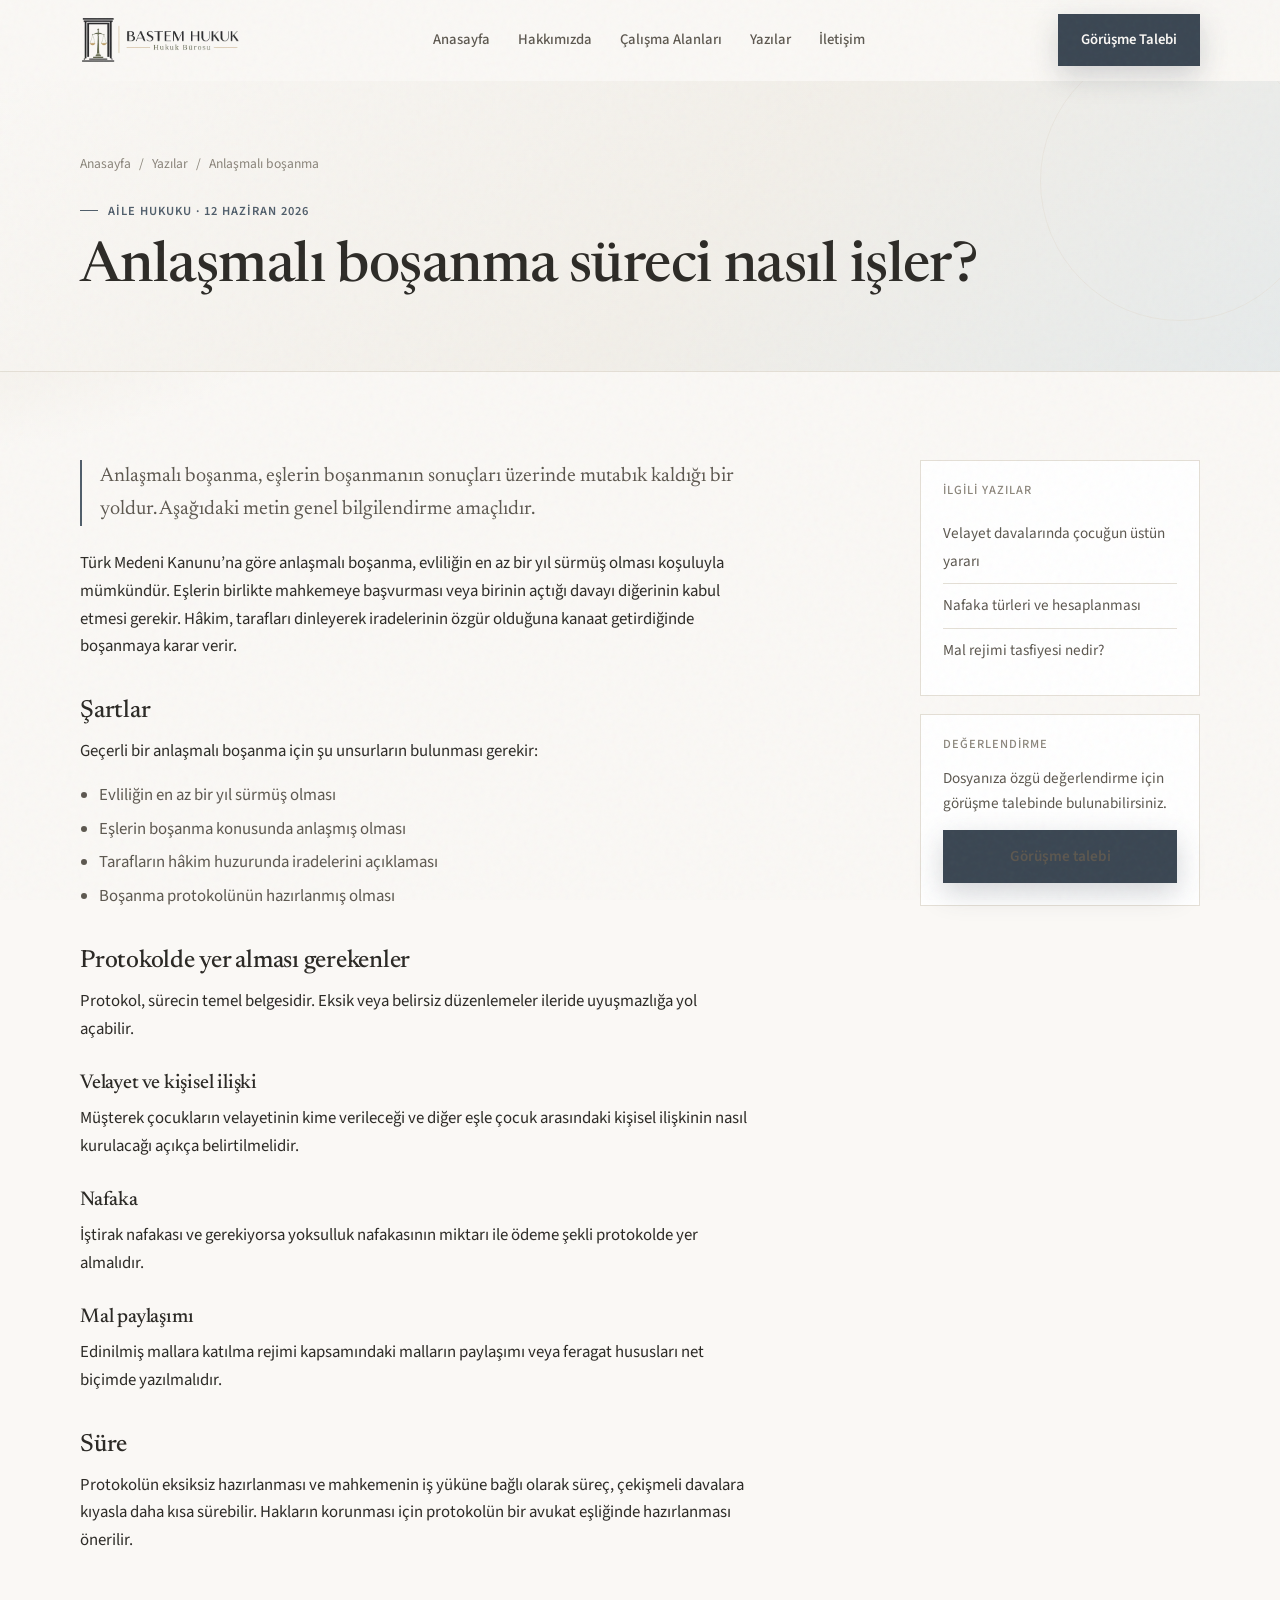
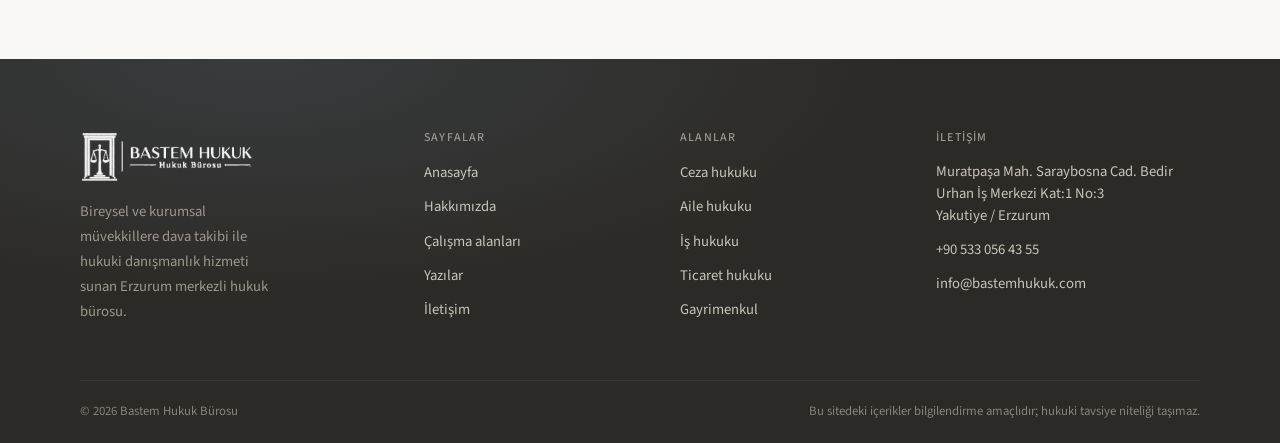
<file: blog-detay.html>
<!DOCTYPE html>
<html lang="tr">
<head>
  <meta charset="UTF-8" />
  <meta name="viewport" content="width=device-width, initial-scale=1.0" />
  <title>Anlaşmalı Boşanma Süreci | Bastem Hukuk Bürosu</title>
  <meta name="description" content="Anlaşmalı boşanmanın şartları, belgeler ve protokol hazırlığı hakkında bilgilendirme." />
  <link rel="icon" type="image/png" href="assets/favicon-64.png" />
  <link rel="apple-touch-icon" href="assets/apple-touch-icon.png" />
  <link rel="preconnect" href="https://fonts.googleapis.com" />
  <link rel="preconnect" href="https://fonts.gstatic.com" crossorigin />
  <link href="https://fonts.googleapis.com/css2?family=Newsreader:ital,opsz,wght@0,6..72,400;0,6..72,500;0,6..72,600;1,6..72,400;1,6..72,500&family=Source+Sans+3:wght@400;500;600;700&display=swap" rel="stylesheet" />
  <link rel="stylesheet" href="css/style.css" />
</head>
<body>
  <header class="site-header">
    <div class="container">
      <nav class="nav">
        <a class="brand" href="index.html" aria-label="Bastem Hukuk">
          <img class="brand-logo" src="assets/logo.png?v=4" alt="Bastem Hukuk Hukuk Bürosu" width="200" height="60" />
        </a>
        <div class="nav-links">
          <a href="index.html">Anasayfa</a>
          <a href="hakkimizda.html">Hakkımızda</a>
          <a href="calisma-alanlari.html">Çalışma Alanları</a>
          <a href="blog.html">Yazılar</a>
          <a href="iletisim.html">İletişim</a>
        </div>
        <a href="randevu.html" class="btn btn--primary nav-cta">Görüşme Talebi</a>
        <button class="nav-toggle" aria-label="Menü" aria-expanded="false"><span></span></button>
      </nav>
    </div>
  </header>

  <main>
    <section class="page-intro">
      <div class="container">
        <div class="crumbs"><a href="index.html">Anasayfa</a><span>/</span><a href="blog.html">Yazılar</a><span>/</span><span>Anlaşmalı boşanma</span></div>
        <p class="kicker">Aile hukuku · 12 Haziran 2026</p>
        <h1>Anlaşmalı boşanma süreci nasıl işler?</h1>
      </div>
    </section>

    <section class="section">
      <div class="container">
        <div class="article-layout">
          <article class="article-body reveal">
            <p class="lead">Anlaşmalı boşanma, eşlerin boşanmanın sonuçları üzerinde mutabık kaldığı bir yoldur. Aşağıdaki metin genel bilgilendirme amaçlıdır.</p>
            <p>Türk Medeni Kanunu’na göre anlaşmalı boşanma, evliliğin en az bir yıl sürmüş olması koşuluyla mümkündür. Eşlerin birlikte mahkemeye başvurması veya birinin açtığı davayı diğerinin kabul etmesi gerekir. Hâkim, tarafları dinleyerek iradelerinin özgür olduğuna kanaat getirdiğinde boşanmaya karar verir.</p>
            <h2>Şartlar</h2>
            <p>Geçerli bir anlaşmalı boşanma için şu unsurların bulunması gerekir:</p>
            <ul>
              <li>Evliliğin en az bir yıl sürmüş olması</li>
              <li>Eşlerin boşanma konusunda anlaşmış olması</li>
              <li>Tarafların hâkim huzurunda iradelerini açıklaması</li>
              <li>Boşanma protokolünün hazırlanmış olması</li>
            </ul>
            <h2>Protokolde yer alması gerekenler</h2>
            <p>Protokol, sürecin temel belgesidir. Eksik veya belirsiz düzenlemeler ileride uyuşmazlığa yol açabilir.</p>
            <h3>Velayet ve kişisel ilişki</h3>
            <p>Müşterek çocukların velayetinin kime verileceği ve diğer eşle çocuk arasındaki kişisel ilişkinin nasıl kurulacağı açıkça belirtilmelidir.</p>
            <h3>Nafaka</h3>
            <p>İştirak nafakası ve gerekiyorsa yoksulluk nafakasının miktarı ile ödeme şekli protokolde yer almalıdır.</p>
            <h3>Mal paylaşımı</h3>
            <p>Edinilmiş mallara katılma rejimi kapsamındaki malların paylaşımı veya feragat hususları net biçimde yazılmalıdır.</p>
            <h2>Süre</h2>
            <p>Protokolün eksiksiz hazırlanması ve mahkemenin iş yüküne bağlı olarak süreç, çekişmeli davalara kıyasla daha kısa sürebilir. Hakların korunması için protokolün bir avukat eşliğinde hazırlanması önerilir.</p>
          </article>

          <aside>
            <div class="side-sticky">
              <div class="side-box">
                <h4>İlgili yazılar</h4>
                <ul>
                  <li><a href="blog-detay.html">Velayet davalarında çocuğun üstün yararı</a></li>
                  <li><a href="blog-detay.html">Nafaka türleri ve hesaplanması</a></li>
                  <li><a href="blog-detay.html">Mal rejimi tasfiyesi nedir?</a></li>
                </ul>
              </div>
              <div class="side-box">
                <h4>Değerlendirme</h4>
                <p style="color:var(--ink-2);font-size:0.95rem;margin-bottom:14px">Dosyanıza özgü değerlendirme için görüşme talebinde bulunabilirsiniz.</p>
                <a href="randevu.html" class="btn btn--primary btn--block">Görüşme talebi</a>
              </div>
            </div>
          </aside>
        </div>
      </div>
    </section>
  </main>

  <footer class="site-footer">
    <div class="container">
      <div class="footer-grid">
        <div>
          <a class="brand" href="index.html" aria-label="Bastem Hukuk">
            <img class="brand-logo" src="assets/logo.png?v=4" alt="Bastem Hukuk Hukuk Bürosu" width="200" height="60" />
          </a>
          <p class="footer-about">Bireysel ve kurumsal müvekkillere dava takibi ile hukuki danışmanlık hizmeti sunan Erzurum merkezli hukuk bürosu.</p>
        </div>
        <div>
          <h4>Sayfalar</h4>
          <ul class="footer-links">
            <li><a href="index.html">Anasayfa</a></li>
            <li><a href="hakkimizda.html">Hakkımızda</a></li>
            <li><a href="calisma-alanlari.html">Çalışma alanları</a></li>
            <li><a href="blog.html">Yazılar</a></li>
            <li><a href="iletisim.html">İletişim</a></li>
          </ul>
        </div>
        <div>
          <h4>Alanlar</h4>
          <ul class="footer-links">
            <li><a href="calisma-alanlari.html#ceza">Ceza hukuku</a></li>
            <li><a href="calisma-alanlari.html#aile">Aile hukuku</a></li>
            <li><a href="calisma-alanlari.html#is">İş hukuku</a></li>
            <li><a href="calisma-alanlari.html#ticaret">Ticaret hukuku</a></li>
            <li><a href="calisma-alanlari.html#gayrimenkul">Gayrimenkul</a></li>
          </ul>
        </div>
        <div>
          <h4>İletişim</h4>
          <ul class="footer-contact">
            <li>Muratpaşa Mah. Saraybosna Cad. Bedir Urhan İş Merkezi Kat:1 No:3<br />Yakutiye / Erzurum</li>
            <li><a href="tel:+905330564355">+90 533 056 43 55</a></li>
            <li><a href="mailto:info@bastemhukuk.com">info@bastemhukuk.com</a></li>
          </ul>
        </div>
      </div>
      <div class="footer-bottom">
        <span>&copy; <span data-year>2026</span> Bastem Hukuk Bürosu</span>
        <span>Bu sitedeki içerikler bilgilendirme amaçlıdır; hukuki tavsiye niteliği taşımaz.</span>
      </div>
    </div>
  </footer>

  <button class="to-top" aria-label="Yukarı çık">
    <svg viewBox="0 0 24 24" fill="none" stroke="currentColor" stroke-width="2"><path d="m18 15-6-6-6 6"/></svg>
  </button>
  <script src="js/main.js"></script>
</body>
</html>
</file>
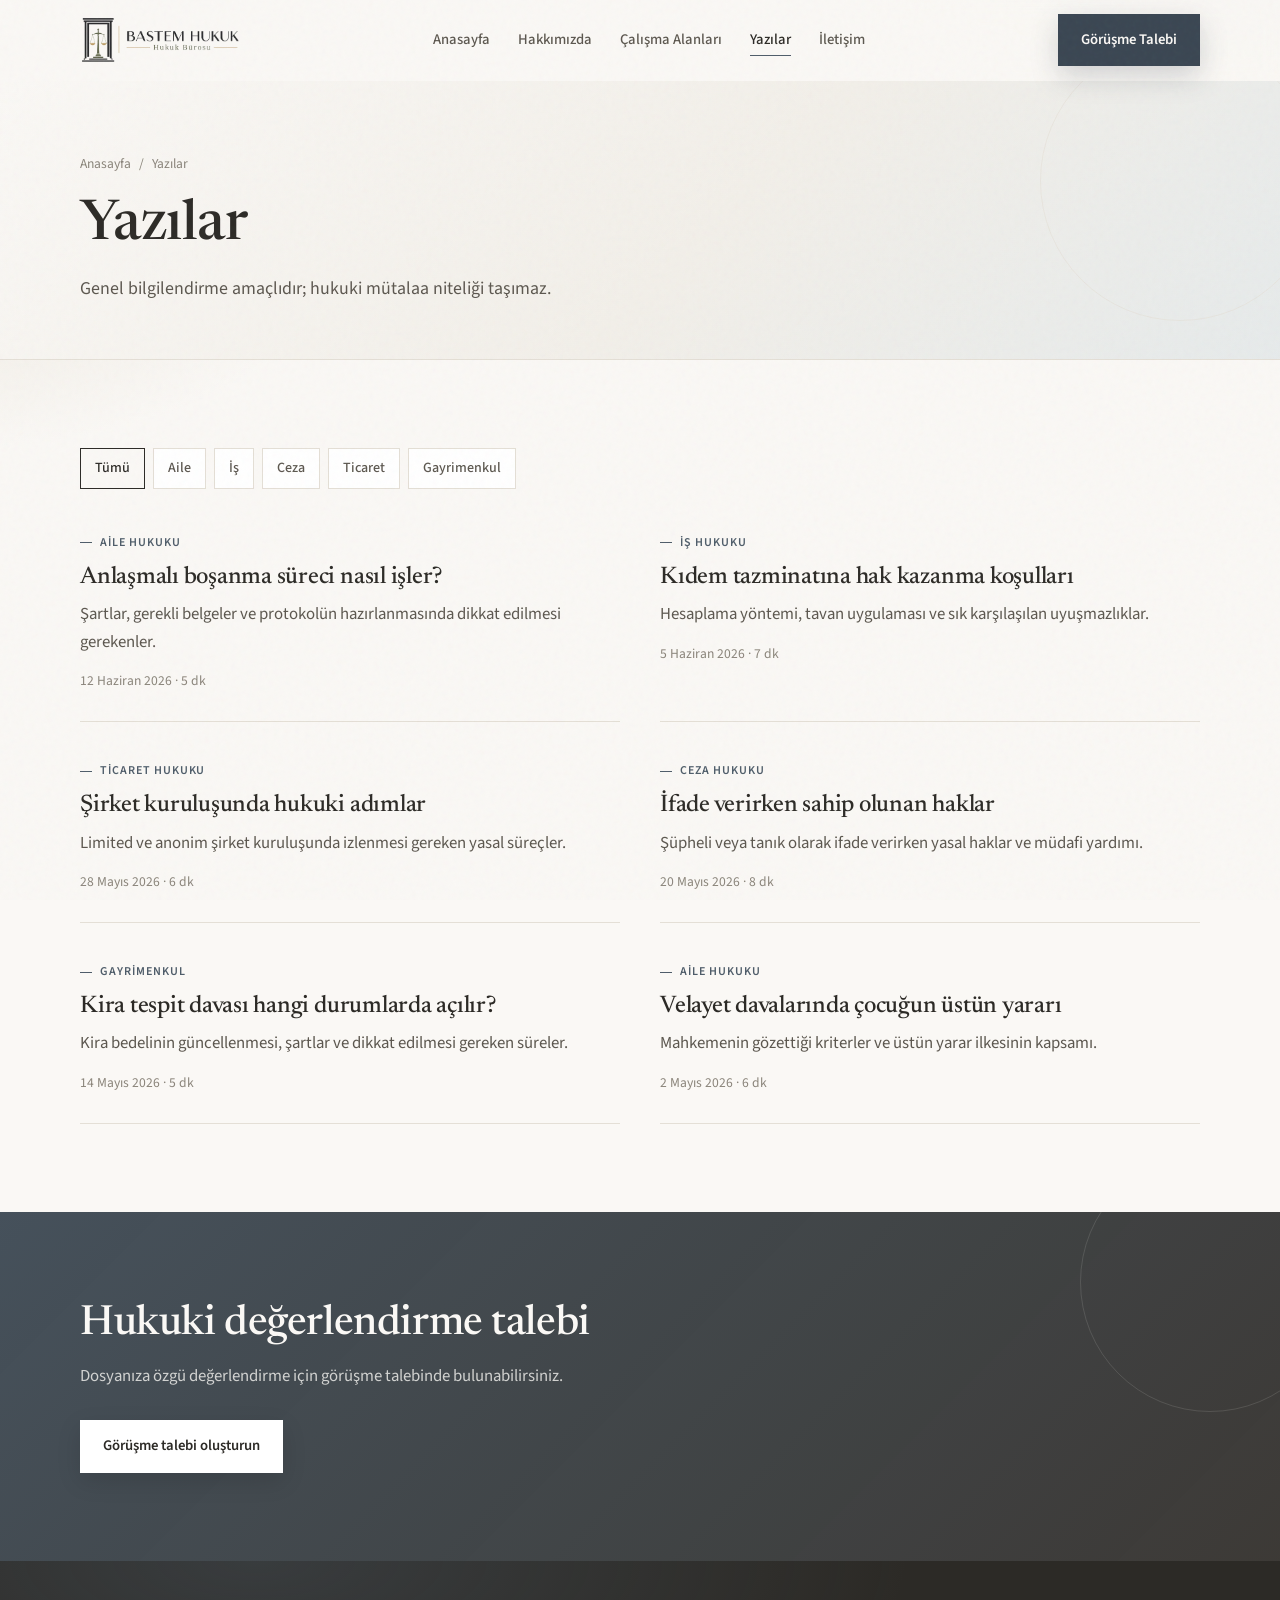
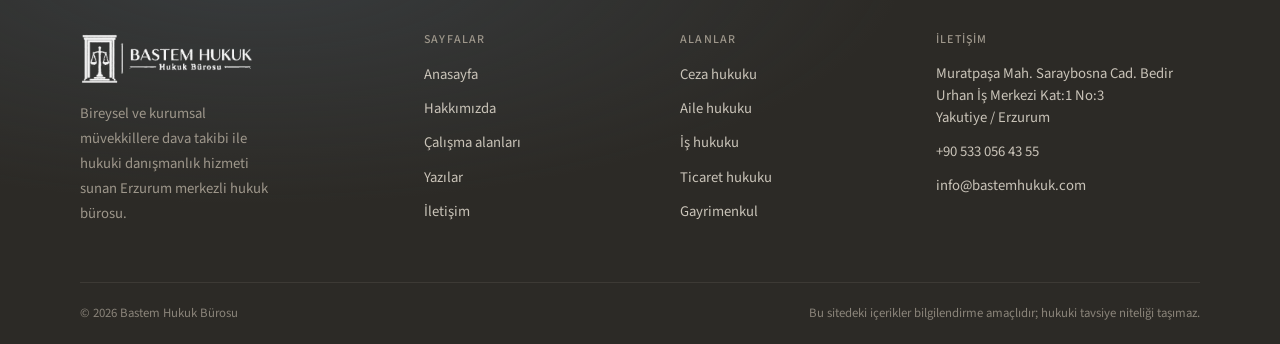
<file: blog.html>
<!DOCTYPE html>
<html lang="tr">
<head>
  <meta charset="UTF-8" />
  <meta name="viewport" content="width=device-width, initial-scale=1.0" />
  <title>Yazılar | Bastem Hukuk Bürosu</title>
  <meta name="description" content="Hukuki gelişmeler ve sık sorulan konular hakkında bilgilendirme yazıları." />
  <link rel="icon" type="image/png" href="assets/favicon-64.png" />
  <link rel="apple-touch-icon" href="assets/apple-touch-icon.png" />
  <link rel="preconnect" href="https://fonts.googleapis.com" />
  <link rel="preconnect" href="https://fonts.gstatic.com" crossorigin />
  <link href="https://fonts.googleapis.com/css2?family=Newsreader:ital,opsz,wght@0,6..72,400;0,6..72,500;0,6..72,600;1,6..72,400;1,6..72,500&family=Source+Sans+3:wght@400;500;600;700&display=swap" rel="stylesheet" />
  <link rel="stylesheet" href="css/style.css" />
</head>
<body>
  <header class="site-header">
    <div class="container">
      <nav class="nav">
        <a class="brand" href="index.html" aria-label="Bastem Hukuk">
          <img class="brand-logo" src="assets/logo.png?v=4" alt="Bastem Hukuk Hukuk Bürosu" width="200" height="60" />
        </a>
        <div class="nav-links">
          <a href="index.html">Anasayfa</a>
          <a href="hakkimizda.html">Hakkımızda</a>
          <a href="calisma-alanlari.html">Çalışma Alanları</a>
          <a href="blog.html">Yazılar</a>
          <a href="iletisim.html">İletişim</a>
        </div>
        <a href="randevu.html" class="btn btn--primary nav-cta">Görüşme Talebi</a>
        <button class="nav-toggle" aria-label="Menü" aria-expanded="false"><span></span></button>
      </nav>
    </div>
  </header>

  <main>
    <section class="page-intro">
      <div class="container">
        <div class="crumbs"><a href="index.html">Anasayfa</a><span>/</span><span>Yazılar</span></div>
        <h1>Yazılar</h1>
        <p class="lede">Genel bilgilendirme amaçlıdır; hukuki mütalaa niteliği taşımaz.</p>
      </div>
    </section>

    <section class="section">
      <div class="container">
        <div class="filters">
          <button class="filter-btn is-active" data-filter="all" type="button">Tümü</button>
          <button class="filter-btn" data-filter="aile" type="button">Aile</button>
          <button class="filter-btn" data-filter="is" type="button">İş</button>
          <button class="filter-btn" data-filter="ceza" type="button">Ceza</button>
          <button class="filter-btn" data-filter="ticaret" type="button">Ticaret</button>
          <button class="filter-btn" data-filter="gayrimenkul" type="button">Gayrimenkul</button>
        </div>

        <div class="post-grid">
          <article class="post reveal" data-category="aile">
            <div class="post-cat">Aile hukuku</div>
            <h3><a href="blog-detay.html">Anlaşmalı boşanma süreci nasıl işler?</a></h3>
            <p>Şartlar, gerekli belgeler ve protokolün hazırlanmasında dikkat edilmesi gerekenler.</p>
            <div class="post-meta">12 Haziran 2026 · 5 dk</div>
          </article>
          <article class="post reveal" data-category="is">
            <div class="post-cat">İş hukuku</div>
            <h3><a href="blog-detay.html">Kıdem tazminatına hak kazanma koşulları</a></h3>
            <p>Hesaplama yöntemi, tavan uygulaması ve sık karşılaşılan uyuşmazlıklar.</p>
            <div class="post-meta">5 Haziran 2026 · 7 dk</div>
          </article>
          <article class="post reveal" data-category="ticaret">
            <div class="post-cat">Ticaret hukuku</div>
            <h3><a href="blog-detay.html">Şirket kuruluşunda hukuki adımlar</a></h3>
            <p>Limited ve anonim şirket kuruluşunda izlenmesi gereken yasal süreçler.</p>
            <div class="post-meta">28 Mayıs 2026 · 6 dk</div>
          </article>
          <article class="post reveal" data-category="ceza">
            <div class="post-cat">Ceza hukuku</div>
            <h3><a href="blog-detay.html">İfade verirken sahip olunan haklar</a></h3>
            <p>Şüpheli veya tanık olarak ifade verirken yasal haklar ve müdafi yardımı.</p>
            <div class="post-meta">20 Mayıs 2026 · 8 dk</div>
          </article>
          <article class="post reveal" data-category="gayrimenkul">
            <div class="post-cat">Gayrimenkul</div>
            <h3><a href="blog-detay.html">Kira tespit davası hangi durumlarda açılır?</a></h3>
            <p>Kira bedelinin güncellenmesi, şartlar ve dikkat edilmesi gereken süreler.</p>
            <div class="post-meta">14 Mayıs 2026 · 5 dk</div>
          </article>
          <article class="post reveal" data-category="aile">
            <div class="post-cat">Aile hukuku</div>
            <h3><a href="blog-detay.html">Velayet davalarında çocuğun üstün yararı</a></h3>
            <p>Mahkemenin gözettiği kriterler ve üstün yarar ilkesinin kapsamı.</p>
            <div class="post-meta">2 Mayıs 2026 · 6 dk</div>
          </article>
        </div>
      </div>
    </section>

    <section class="cta">
      <div class="container">
        <h2>Hukuki değerlendirme talebi</h2>
        <p>Dosyanıza özgü değerlendirme için görüşme talebinde bulunabilirsiniz.</p>
        <div class="cta-actions">
          <a href="randevu.html" class="btn btn--light">Görüşme talebi oluşturun</a>
        </div>
      </div>
    </section>
  </main>

  <footer class="site-footer">
    <div class="container">
      <div class="footer-grid">
        <div>
          <a class="brand" href="index.html" aria-label="Bastem Hukuk">
            <img class="brand-logo" src="assets/logo.png?v=4" alt="Bastem Hukuk Hukuk Bürosu" width="200" height="60" />
          </a>
          <p class="footer-about">Bireysel ve kurumsal müvekkillere dava takibi ile hukuki danışmanlık hizmeti sunan Erzurum merkezli hukuk bürosu.</p>
        </div>
        <div>
          <h4>Sayfalar</h4>
          <ul class="footer-links">
            <li><a href="index.html">Anasayfa</a></li>
            <li><a href="hakkimizda.html">Hakkımızda</a></li>
            <li><a href="calisma-alanlari.html">Çalışma alanları</a></li>
            <li><a href="blog.html">Yazılar</a></li>
            <li><a href="iletisim.html">İletişim</a></li>
          </ul>
        </div>
        <div>
          <h4>Alanlar</h4>
          <ul class="footer-links">
            <li><a href="calisma-alanlari.html#ceza">Ceza hukuku</a></li>
            <li><a href="calisma-alanlari.html#aile">Aile hukuku</a></li>
            <li><a href="calisma-alanlari.html#is">İş hukuku</a></li>
            <li><a href="calisma-alanlari.html#ticaret">Ticaret hukuku</a></li>
            <li><a href="calisma-alanlari.html#gayrimenkul">Gayrimenkul</a></li>
          </ul>
        </div>
        <div>
          <h4>İletişim</h4>
          <ul class="footer-contact">
            <li>Muratpaşa Mah. Saraybosna Cad. Bedir Urhan İş Merkezi Kat:1 No:3<br />Yakutiye / Erzurum</li>
            <li><a href="tel:+905330564355">+90 533 056 43 55</a></li>
            <li><a href="mailto:info@bastemhukuk.com">info@bastemhukuk.com</a></li>
          </ul>
        </div>
      </div>
      <div class="footer-bottom">
        <span>&copy; <span data-year>2026</span> Bastem Hukuk Bürosu</span>
        <span>Bu sitedeki içerikler bilgilendirme amaçlıdır; hukuki tavsiye niteliği taşımaz.</span>
      </div>
    </div>
  </footer>

  <button class="to-top" aria-label="Yukarı çık">
    <svg viewBox="0 0 24 24" fill="none" stroke="currentColor" stroke-width="2"><path d="m18 15-6-6-6 6"/></svg>
  </button>
  <script src="js/main.js"></script>
</body>
</html>
</file>
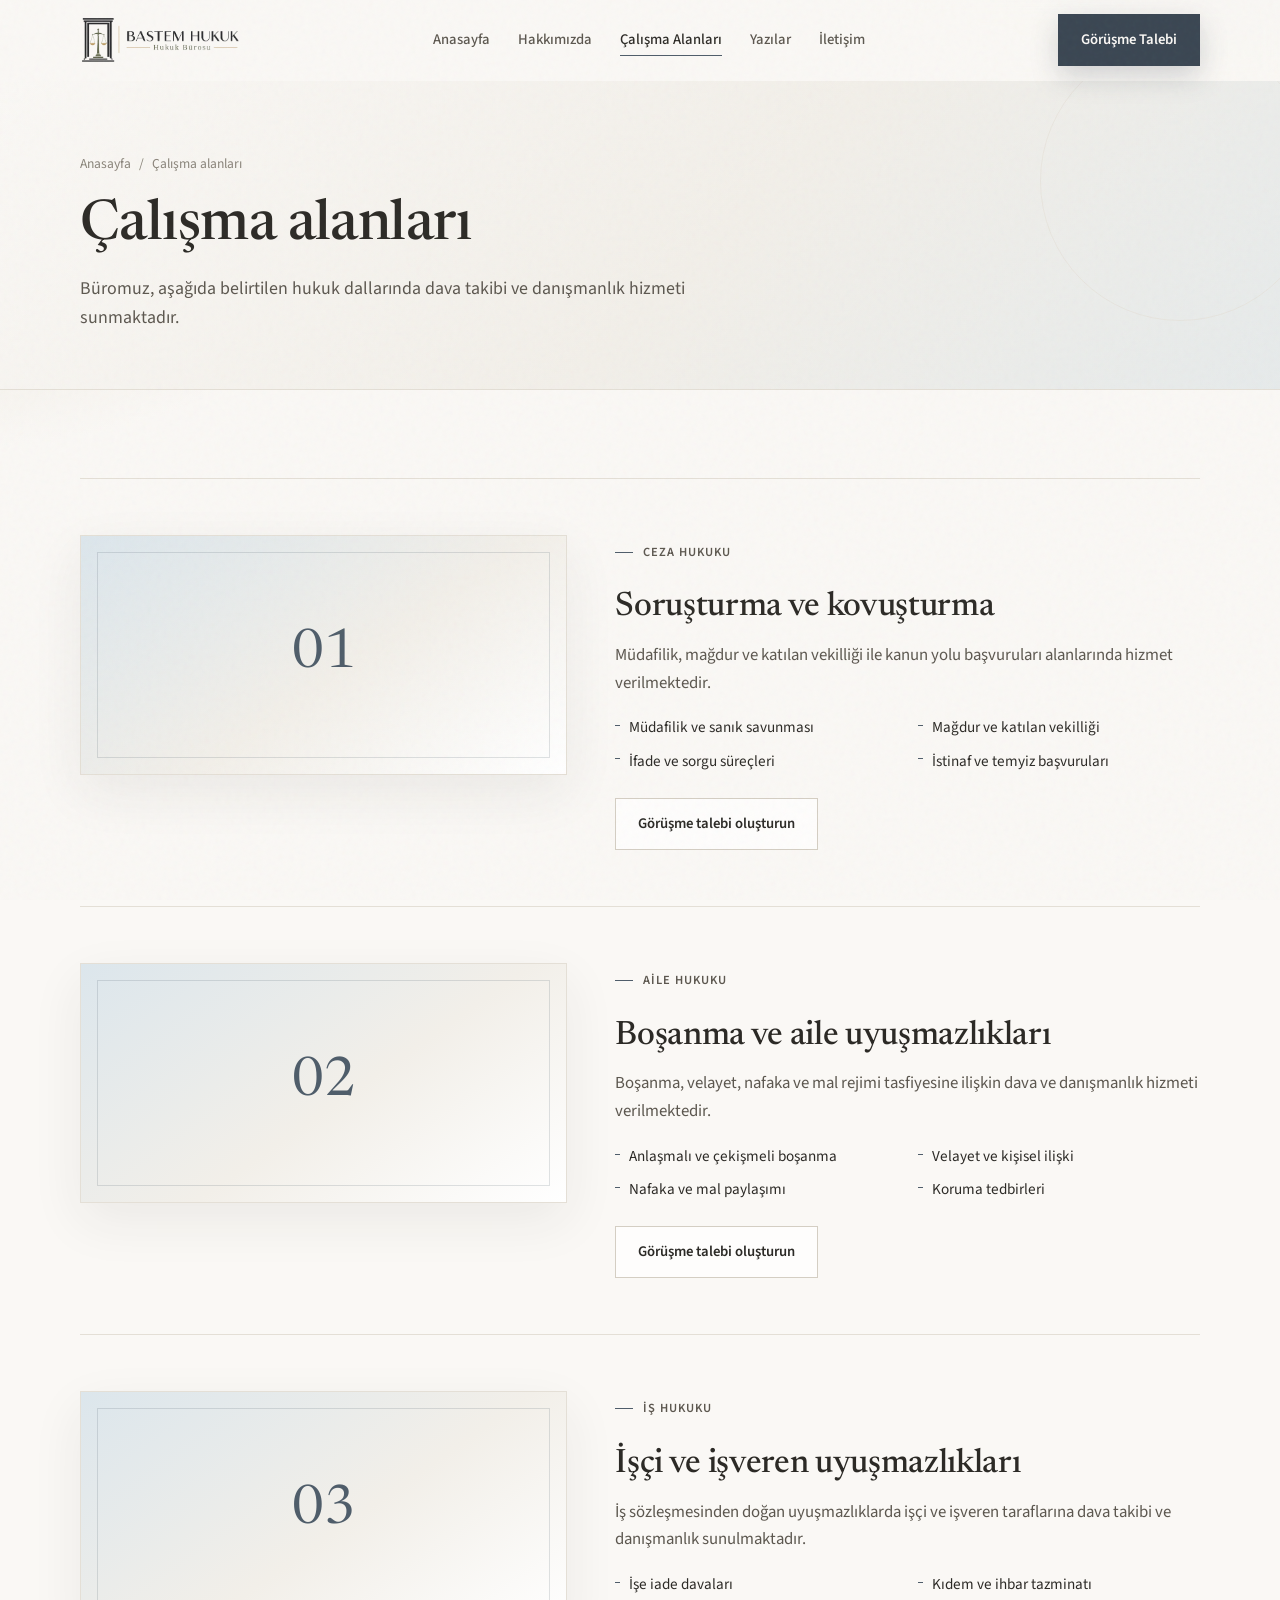
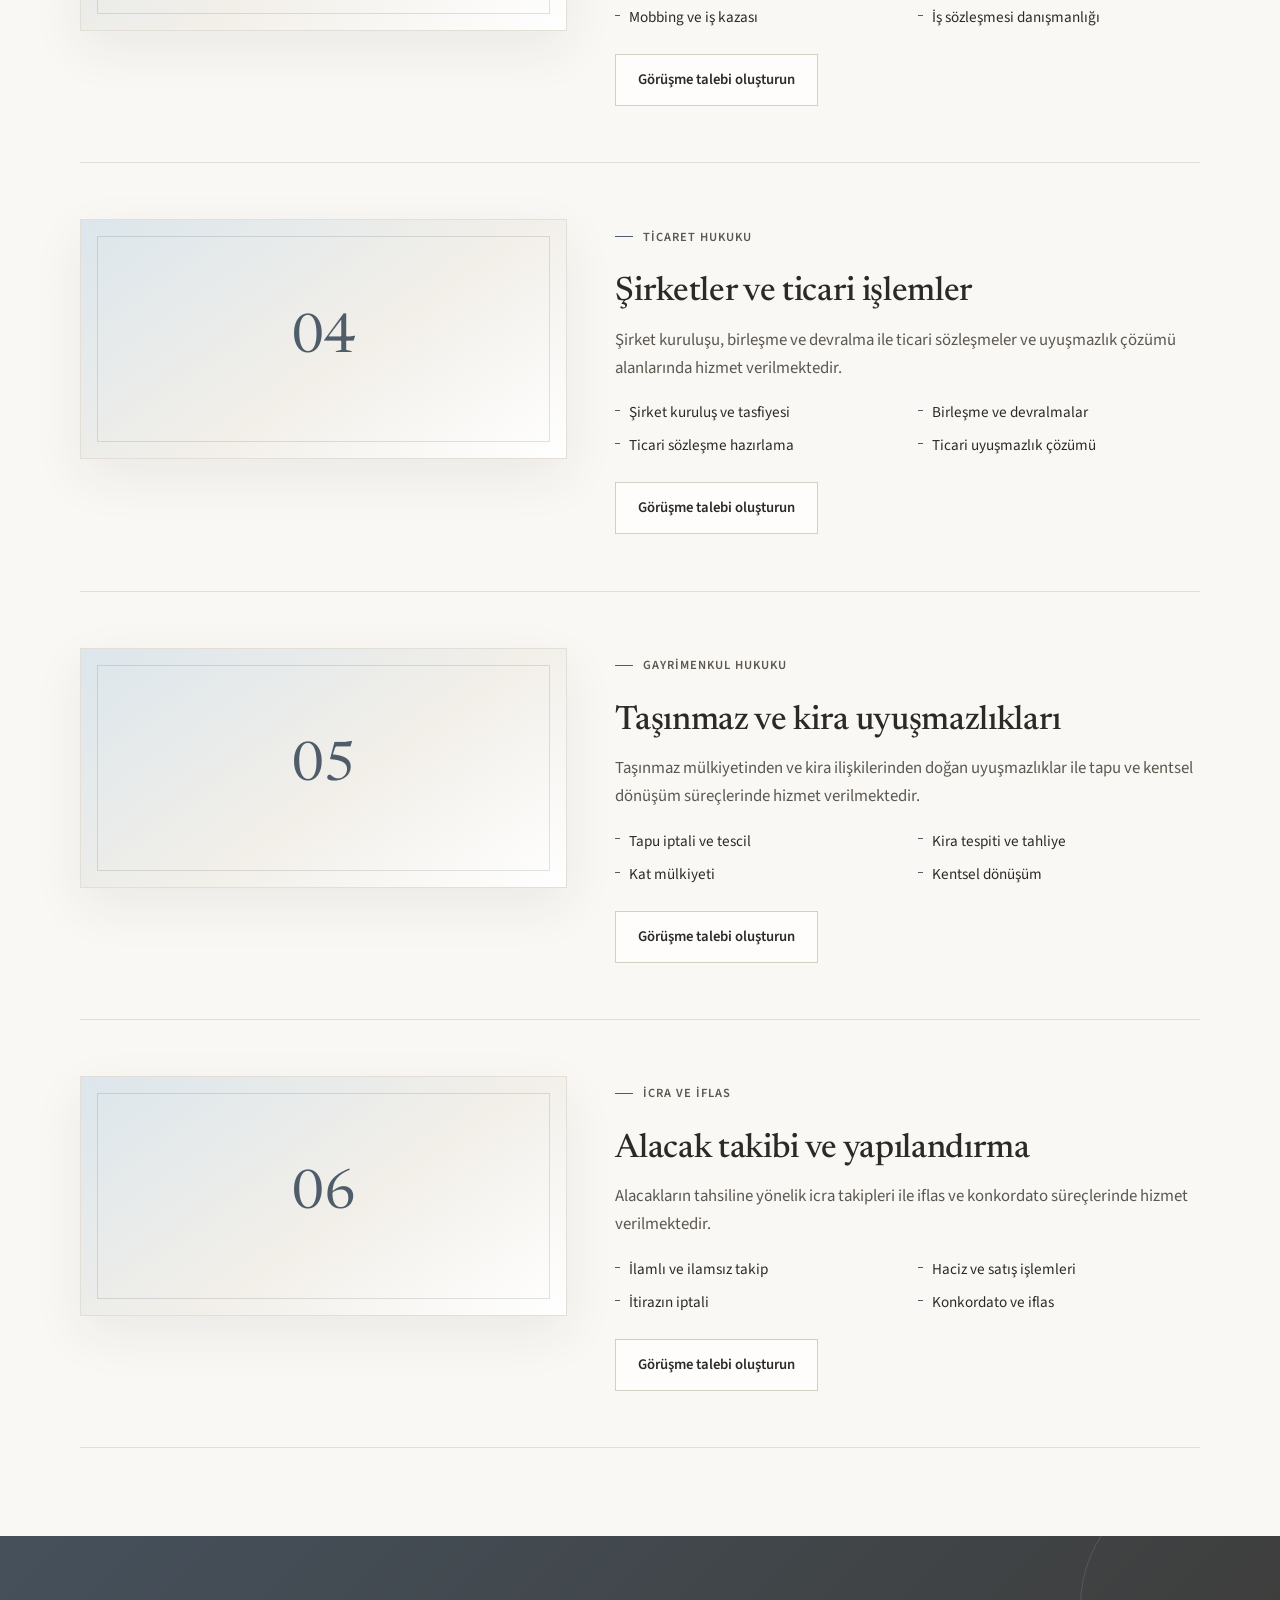
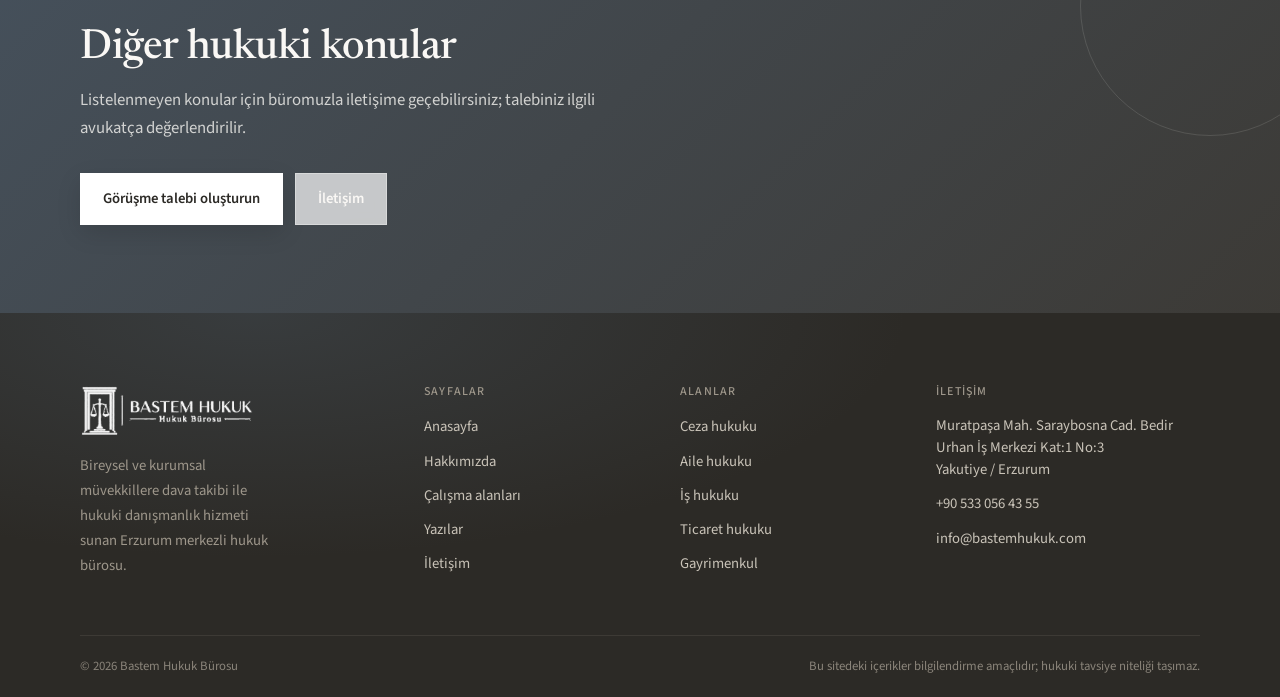
<file: calisma-alanlari.html>
<!DOCTYPE html>
<html lang="tr">
<head>
  <meta charset="UTF-8" />
  <meta name="viewport" content="width=device-width, initial-scale=1.0" />
  <title>Çalışma Alanları | Bastem Hukuk Bürosu</title>
  <meta name="description" content="Ceza, aile, iş, ticaret, gayrimenkul ve icra-iflas hukuku alanlarında hizmetler." />
  <link rel="icon" type="image/png" href="assets/favicon-64.png" />
  <link rel="apple-touch-icon" href="assets/apple-touch-icon.png" />
  <link rel="preconnect" href="https://fonts.googleapis.com" />
  <link rel="preconnect" href="https://fonts.gstatic.com" crossorigin />
  <link href="https://fonts.googleapis.com/css2?family=Newsreader:ital,opsz,wght@0,6..72,400;0,6..72,500;0,6..72,600;1,6..72,400;1,6..72,500&family=Source+Sans+3:wght@400;500;600;700&display=swap" rel="stylesheet" />
  <link rel="stylesheet" href="css/style.css" />
</head>
<body>
  <header class="site-header">
    <div class="container">
      <nav class="nav">
        <a class="brand" href="index.html" aria-label="Bastem Hukuk">
          <img class="brand-logo" src="assets/logo.png?v=4" alt="Bastem Hukuk Hukuk Bürosu" width="200" height="60" />
        </a>
        <div class="nav-links">
          <a href="index.html">Anasayfa</a>
          <a href="hakkimizda.html">Hakkımızda</a>
          <a href="calisma-alanlari.html">Çalışma Alanları</a>
          <a href="blog.html">Yazılar</a>
          <a href="iletisim.html">İletişim</a>
        </div>
        <a href="randevu.html" class="btn btn--primary nav-cta">Görüşme Talebi</a>
        <button class="nav-toggle" aria-label="Menü" aria-expanded="false"><span></span></button>
      </nav>
    </div>
  </header>

  <main>
    <section class="page-intro">
      <div class="container">
        <div class="crumbs"><a href="index.html">Anasayfa</a><span>/</span><span>Çalışma alanları</span></div>
        <h1>Çalışma alanları</h1>
        <p class="lede">Büromuz, aşağıda belirtilen hukuk dallarında dava takibi ve danışmanlık hizmeti sunmaktadır.</p>
      </div>
    </section>

    <section class="section">
      <div class="container">
        <article id="ceza" class="practice-block reveal">
          <div class="practice-visual">01</div>
          <div class="practice-copy">
            <p class="kicker">Ceza hukuku</p>
            <h2>Soruşturma ve kovuşturma</h2>
            <p>Müdafilik, mağdur ve katılan vekilliği ile kanun yolu başvuruları alanlarında hizmet verilmektedir.</p>
            <ul class="bullet-grid">
              <li>Müdafilik ve sanık savunması</li>
              <li>Mağdur ve katılan vekilliği</li>
              <li>İfade ve sorgu süreçleri</li>
              <li>İstinaf ve temyiz başvuruları</li>
            </ul>
            <a href="randevu.html" class="btn btn--ghost">Görüşme talebi oluşturun</a>
          </div>
        </article>

        <article id="aile" class="practice-block reveal">
          <div class="practice-visual">02</div>
          <div class="practice-copy">
            <p class="kicker">Aile hukuku</p>
            <h2>Boşanma ve aile uyuşmazlıkları</h2>
            <p>Boşanma, velayet, nafaka ve mal rejimi tasfiyesine ilişkin dava ve danışmanlık hizmeti verilmektedir.</p>
            <ul class="bullet-grid">
              <li>Anlaşmalı ve çekişmeli boşanma</li>
              <li>Velayet ve kişisel ilişki</li>
              <li>Nafaka ve mal paylaşımı</li>
              <li>Koruma tedbirleri</li>
            </ul>
            <a href="randevu.html" class="btn btn--ghost">Görüşme talebi oluşturun</a>
          </div>
        </article>

        <article id="is" class="practice-block reveal">
          <div class="practice-visual">03</div>
          <div class="practice-copy">
            <p class="kicker">İş hukuku</p>
            <h2>İşçi ve işveren uyuşmazlıkları</h2>
            <p>İş sözleşmesinden doğan uyuşmazlıklarda işçi ve işveren taraflarına dava takibi ve danışmanlık sunulmaktadır.</p>
            <ul class="bullet-grid">
              <li>İşe iade davaları</li>
              <li>Kıdem ve ihbar tazminatı</li>
              <li>Mobbing ve iş kazası</li>
              <li>İş sözleşmesi danışmanlığı</li>
            </ul>
            <a href="randevu.html" class="btn btn--ghost">Görüşme talebi oluşturun</a>
          </div>
        </article>

        <article id="ticaret" class="practice-block reveal">
          <div class="practice-visual">04</div>
          <div class="practice-copy">
            <p class="kicker">Ticaret hukuku</p>
            <h2>Şirketler ve ticari işlemler</h2>
            <p>Şirket kuruluşu, birleşme ve devralma ile ticari sözleşmeler ve uyuşmazlık çözümü alanlarında hizmet verilmektedir.</p>
            <ul class="bullet-grid">
              <li>Şirket kuruluş ve tasfiyesi</li>
              <li>Birleşme ve devralmalar</li>
              <li>Ticari sözleşme hazırlama</li>
              <li>Ticari uyuşmazlık çözümü</li>
            </ul>
            <a href="randevu.html" class="btn btn--ghost">Görüşme talebi oluşturun</a>
          </div>
        </article>

        <article id="gayrimenkul" class="practice-block reveal">
          <div class="practice-visual">05</div>
          <div class="practice-copy">
            <p class="kicker">Gayrimenkul hukuku</p>
            <h2>Taşınmaz ve kira uyuşmazlıkları</h2>
            <p>Taşınmaz mülkiyetinden ve kira ilişkilerinden doğan uyuşmazlıklar ile tapu ve kentsel dönüşüm süreçlerinde hizmet verilmektedir.</p>
            <ul class="bullet-grid">
              <li>Tapu iptali ve tescil</li>
              <li>Kira tespiti ve tahliye</li>
              <li>Kat mülkiyeti</li>
              <li>Kentsel dönüşüm</li>
            </ul>
            <a href="randevu.html" class="btn btn--ghost">Görüşme talebi oluşturun</a>
          </div>
        </article>

        <article id="icra" class="practice-block reveal">
          <div class="practice-visual">06</div>
          <div class="practice-copy">
            <p class="kicker">İcra ve iflas</p>
            <h2>Alacak takibi ve yapılandırma</h2>
            <p>Alacakların tahsiline yönelik icra takipleri ile iflas ve konkordato süreçlerinde hizmet verilmektedir.</p>
            <ul class="bullet-grid">
              <li>İlamlı ve ilamsız takip</li>
              <li>Haciz ve satış işlemleri</li>
              <li>İtirazın iptali</li>
              <li>Konkordato ve iflas</li>
            </ul>
            <a href="randevu.html" class="btn btn--ghost">Görüşme talebi oluşturun</a>
          </div>
        </article>
      </div>
    </section>

    <section class="cta">
      <div class="container">
        <h2>Diğer hukuki konular</h2>
        <p>Listelenmeyen konular için büromuzla iletişime geçebilirsiniz; talebiniz ilgili avukatça değerlendirilir.</p>
        <div class="cta-actions">
          <a href="randevu.html" class="btn btn--light">Görüşme talebi oluşturun</a>
          <a href="iletisim.html" class="btn btn--ghost" style="color:#faf8f5;border-color:rgba(250,248,245,0.35)">İletişim</a>
        </div>
      </div>
    </section>
  </main>

  <footer class="site-footer">
    <div class="container">
      <div class="footer-grid">
        <div>
          <a class="brand" href="index.html" aria-label="Bastem Hukuk">
            <img class="brand-logo" src="assets/logo.png?v=4" alt="Bastem Hukuk Hukuk Bürosu" width="200" height="60" />
          </a>
          <p class="footer-about">Bireysel ve kurumsal müvekkillere dava takibi ile hukuki danışmanlık hizmeti sunan Erzurum merkezli hukuk bürosu.</p>
        </div>
        <div>
          <h4>Sayfalar</h4>
          <ul class="footer-links">
            <li><a href="index.html">Anasayfa</a></li>
            <li><a href="hakkimizda.html">Hakkımızda</a></li>
            <li><a href="calisma-alanlari.html">Çalışma alanları</a></li>
            <li><a href="blog.html">Yazılar</a></li>
            <li><a href="iletisim.html">İletişim</a></li>
          </ul>
        </div>
        <div>
          <h4>Alanlar</h4>
          <ul class="footer-links">
            <li><a href="calisma-alanlari.html#ceza">Ceza hukuku</a></li>
            <li><a href="calisma-alanlari.html#aile">Aile hukuku</a></li>
            <li><a href="calisma-alanlari.html#is">İş hukuku</a></li>
            <li><a href="calisma-alanlari.html#ticaret">Ticaret hukuku</a></li>
            <li><a href="calisma-alanlari.html#gayrimenkul">Gayrimenkul</a></li>
          </ul>
        </div>
        <div>
          <h4>İletişim</h4>
          <ul class="footer-contact">
            <li>Muratpaşa Mah. Saraybosna Cad. Bedir Urhan İş Merkezi Kat:1 No:3<br />Yakutiye / Erzurum</li>
            <li><a href="tel:+905330564355">+90 533 056 43 55</a></li>
            <li><a href="mailto:info@bastemhukuk.com">info@bastemhukuk.com</a></li>
          </ul>
        </div>
      </div>
      <div class="footer-bottom">
        <span>&copy; <span data-year>2026</span> Bastem Hukuk Bürosu</span>
        <span>Bu sitedeki içerikler bilgilendirme amaçlıdır; hukuki tavsiye niteliği taşımaz.</span>
      </div>
    </div>
  </footer>

  <button class="to-top" aria-label="Yukarı çık">
    <svg viewBox="0 0 24 24" fill="none" stroke="currentColor" stroke-width="2"><path d="m18 15-6-6-6 6"/></svg>
  </button>
  <script src="js/main.js"></script>
</body>
</html>
</file>
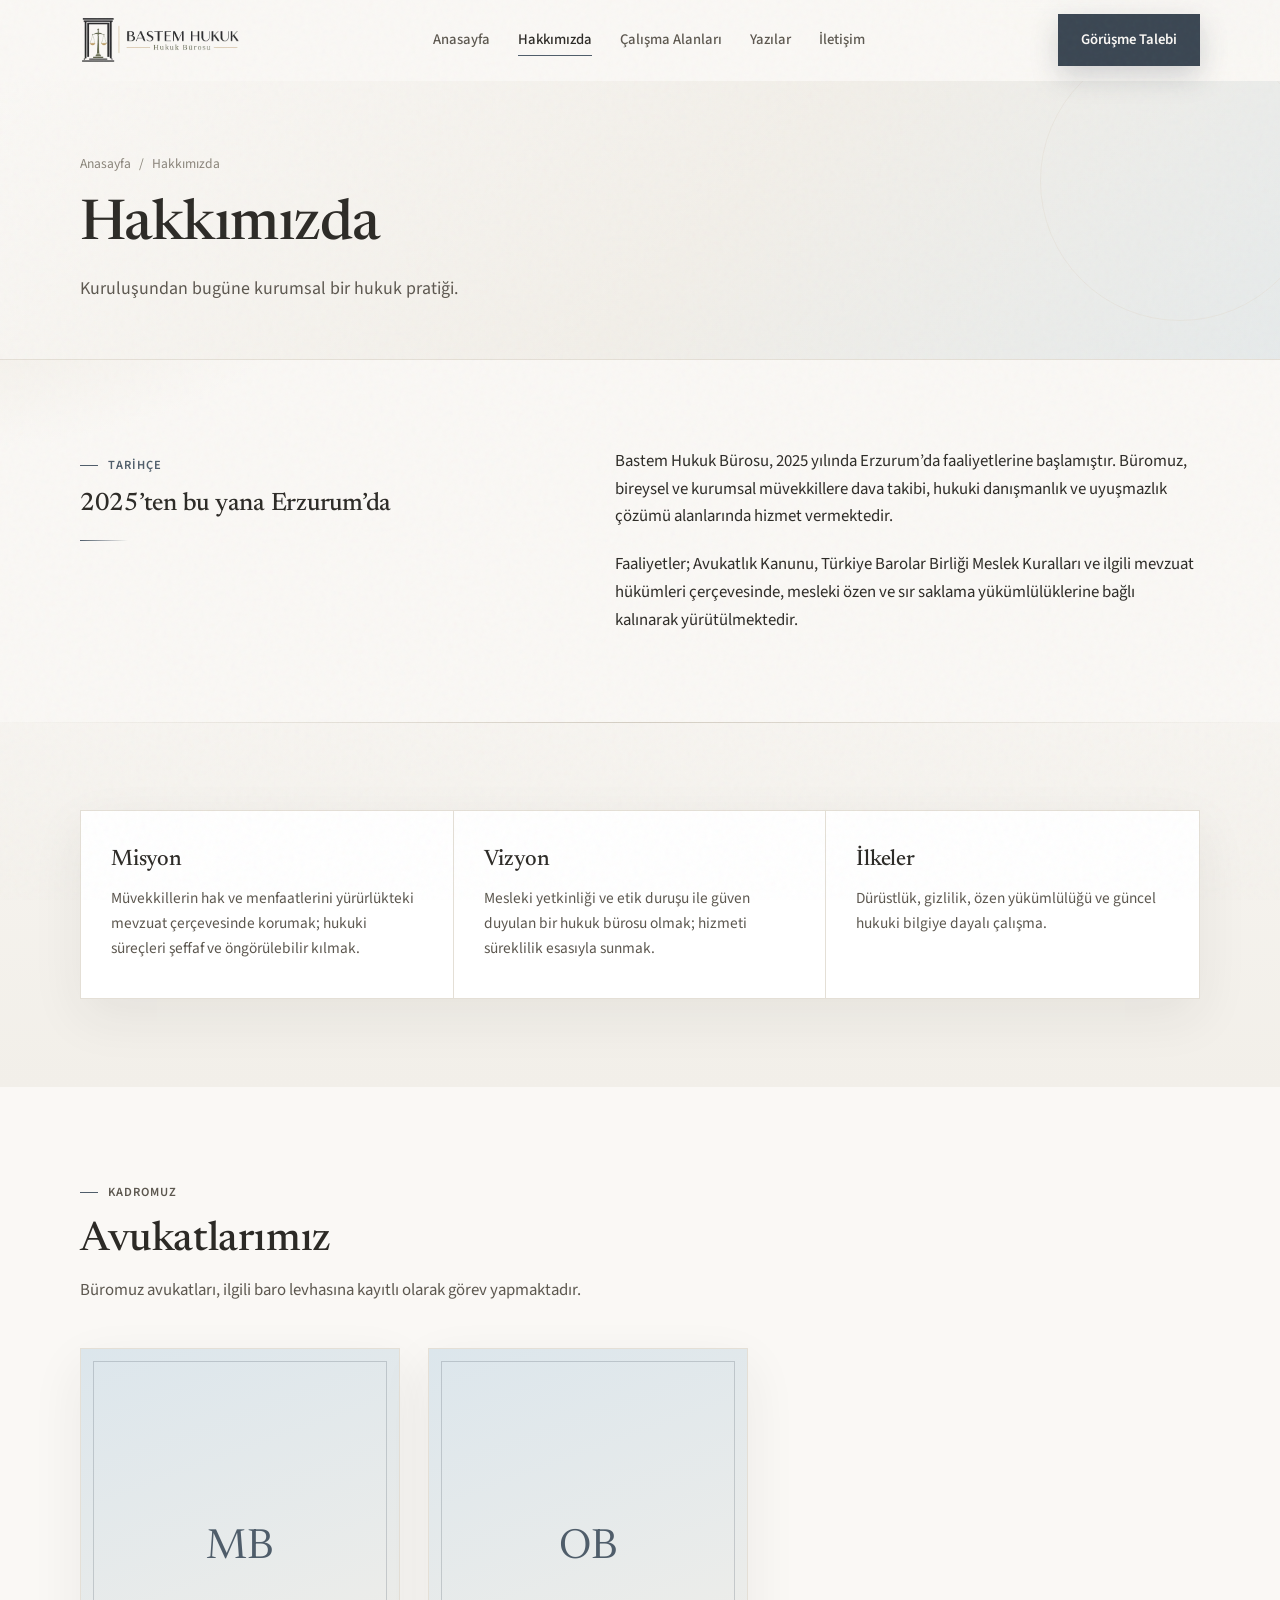
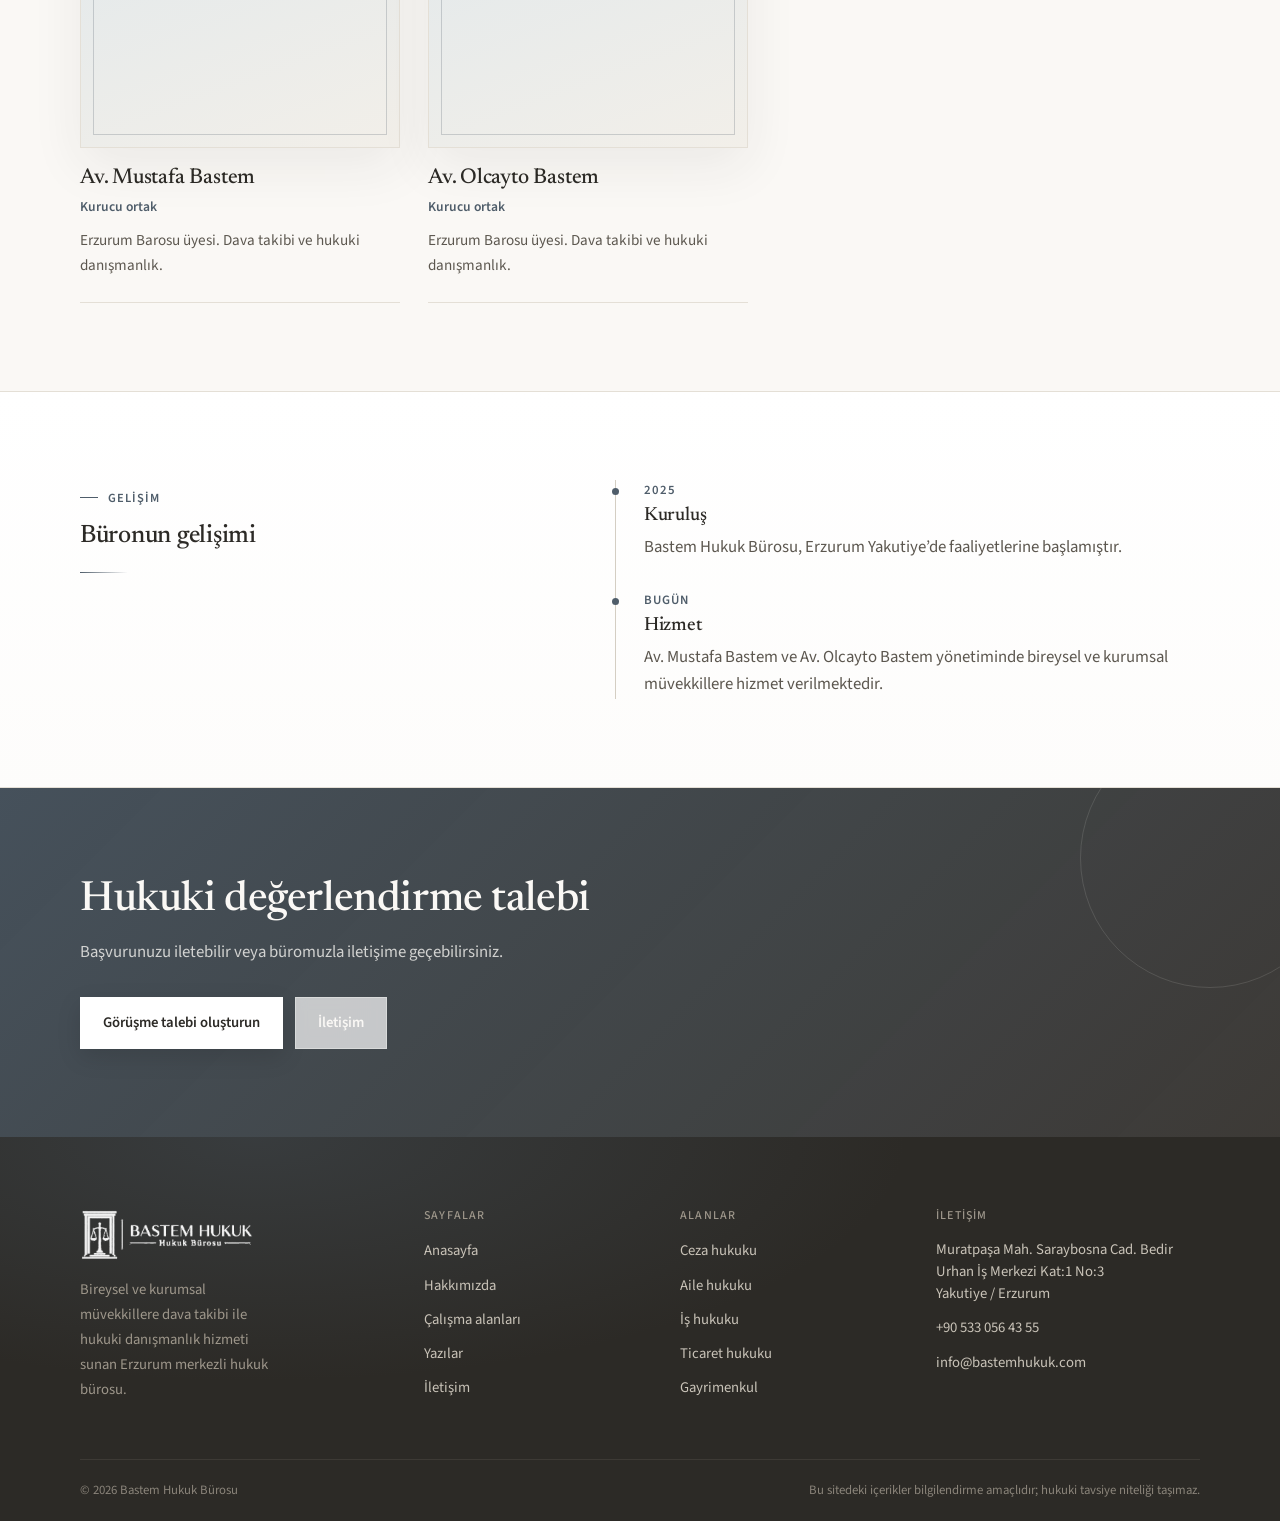
<file: hakkimizda.html>
<!DOCTYPE html>
<html lang="tr">
<head>
  <meta charset="UTF-8" />
  <meta name="viewport" content="width=device-width, initial-scale=1.0" />
  <title>Hakkımızda | Bastem Hukuk Bürosu</title>
  <meta name="description" content="Bastem Hukuk Bürosu'nun tarihçesi, mesleki ilkeleri ve avukat kadrosu." />
  <link rel="icon" type="image/png" href="assets/favicon-64.png" />
  <link rel="apple-touch-icon" href="assets/apple-touch-icon.png" />
  <link rel="preconnect" href="https://fonts.googleapis.com" />
  <link rel="preconnect" href="https://fonts.gstatic.com" crossorigin />
  <link href="https://fonts.googleapis.com/css2?family=Newsreader:ital,opsz,wght@0,6..72,400;0,6..72,500;0,6..72,600;1,6..72,400;1,6..72,500&family=Source+Sans+3:wght@400;500;600;700&display=swap" rel="stylesheet" />
  <link rel="stylesheet" href="css/style.css" />
</head>
<body>
  <header class="site-header">
    <div class="container">
      <nav class="nav">
        <a class="brand" href="index.html" aria-label="Bastem Hukuk">
          <img class="brand-logo" src="assets/logo.png?v=4" alt="Bastem Hukuk Hukuk Bürosu" width="200" height="60" />
        </a>
        <div class="nav-links">
          <a href="index.html">Anasayfa</a>
          <a href="hakkimizda.html">Hakkımızda</a>
          <a href="calisma-alanlari.html">Çalışma Alanları</a>
          <a href="blog.html">Yazılar</a>
          <a href="iletisim.html">İletişim</a>
        </div>
        <a href="randevu.html" class="btn btn--primary nav-cta">Görüşme Talebi</a>
        <button class="nav-toggle" aria-label="Menü" aria-expanded="false"><span></span></button>
      </nav>
    </div>
  </header>

  <main>
    <section class="page-intro">
      <div class="container">
        <div class="crumbs"><a href="index.html">Anasayfa</a><span>/</span><span>Hakkımızda</span></div>
        <h1>Hakkımızda</h1>
        <p class="lede">Kuruluşundan bugüne kurumsal bir hukuk pratiği.</p>
      </div>
    </section>

    <section class="section">
      <div class="container">
        <div class="two-col reveal">
          <div>
            <p class="kicker">Tarihçe</p>
            <h2>2025’ten bu yana Erzurum’da</h2>
            <hr class="rule" />
          </div>
          <div class="stack">
            <p>Bastem Hukuk Bürosu, 2025 yılında Erzurum’da faaliyetlerine başlamıştır. Büromuz, bireysel ve kurumsal müvekkillere dava takibi, hukuki danışmanlık ve uyuşmazlık çözümü alanlarında hizmet vermektedir.</p>
            <p>Faaliyetler; Avukatlık Kanunu, Türkiye Barolar Birliği Meslek Kuralları ve ilgili mevzuat hükümleri çerçevesinde, mesleki özen ve sır saklama yükümlülüklerine bağlı kalınarak yürütülmektedir.</p>
          </div>
        </div>
      </div>
    </section>

    <section class="section band">
      <div class="container">
        <div class="feature-strip reveal">
          <div class="feature-cell">
            <h3>Misyon</h3>
            <p>Müvekkillerin hak ve menfaatlerini yürürlükteki mevzuat çerçevesinde korumak; hukuki süreçleri şeffaf ve öngörülebilir kılmak.</p>
          </div>
          <div class="feature-cell">
            <h3>Vizyon</h3>
            <p>Mesleki yetkinliği ve etik duruşu ile güven duyulan bir hukuk bürosu olmak; hizmeti süreklilik esasıyla sunmak.</p>
          </div>
          <div class="feature-cell">
            <h3>İlkeler</h3>
            <p>Dürüstlük, gizlilik, özen yükümlülüğü ve güncel hukuki bilgiye dayalı çalışma.</p>
          </div>
        </div>
      </div>
    </section>

    <section class="section">
      <div class="container">
        <div class="section-head reveal">
          <p class="kicker">Kadromuz</p>
          <h2>Avukatlarımız</h2>
          <p>Büromuz avukatları, ilgili baro levhasına kayıtlı olarak görev yapmaktadır.</p>
        </div>
        <div class="team-grid team-grid--two reveal">
          <article class="person">
            <div class="person-photo">MB</div>
            <h3>Av. Mustafa Bastem</h3>
            <div class="role">Kurucu ortak</div>
            <p>Erzurum Barosu üyesi. Dava takibi ve hukuki danışmanlık.</p>
          </article>
          <article class="person">
            <div class="person-photo">OB</div>
            <h3>Av. Olcayto Bastem</h3>
            <div class="role">Kurucu ortak</div>
            <p>Erzurum Barosu üyesi. Dava takibi ve hukuki danışmanlık.</p>
          </article>
        </div>
      </div>
    </section>

    <section class="section band-white">
      <div class="container">
        <div class="two-col reveal">
          <div>
            <p class="kicker">Gelişim</p>
            <h2>Büronun gelişimi</h2>
            <hr class="rule" />
          </div>
          <div class="timeline">
            <div class="timeline-item">
              <div class="timeline-year">2025</div>
              <h3>Kuruluş</h3>
              <p>Bastem Hukuk Bürosu, Erzurum Yakutiye’de faaliyetlerine başlamıştır.</p>
            </div>
            <div class="timeline-item">
              <div class="timeline-year">Bugün</div>
              <h3>Hizmet</h3>
              <p>Av. Mustafa Bastem ve Av. Olcayto Bastem yönetiminde bireysel ve kurumsal müvekkillere hizmet verilmektedir.</p>
            </div>
          </div>
        </div>
      </div>
    </section>

    <section class="cta">
      <div class="container">
        <h2>Hukuki değerlendirme talebi</h2>
        <p>Başvurunuzu iletebilir veya büromuzla iletişime geçebilirsiniz.</p>
        <div class="cta-actions">
          <a href="randevu.html" class="btn btn--light">Görüşme talebi oluşturun</a>
          <a href="iletisim.html" class="btn btn--ghost" style="color:#faf8f5;border-color:rgba(250,248,245,0.35)">İletişim</a>
        </div>
      </div>
    </section>
  </main>

  <footer class="site-footer">
    <div class="container">
      <div class="footer-grid">
        <div>
          <a class="brand" href="index.html" aria-label="Bastem Hukuk">
            <img class="brand-logo" src="assets/logo.png?v=4" alt="Bastem Hukuk Hukuk Bürosu" width="200" height="60" />
          </a>
          <p class="footer-about">Bireysel ve kurumsal müvekkillere dava takibi ile hukuki danışmanlık hizmeti sunan Erzurum merkezli hukuk bürosu.</p>
        </div>
        <div>
          <h4>Sayfalar</h4>
          <ul class="footer-links">
            <li><a href="index.html">Anasayfa</a></li>
            <li><a href="hakkimizda.html">Hakkımızda</a></li>
            <li><a href="calisma-alanlari.html">Çalışma alanları</a></li>
            <li><a href="blog.html">Yazılar</a></li>
            <li><a href="iletisim.html">İletişim</a></li>
          </ul>
        </div>
        <div>
          <h4>Alanlar</h4>
          <ul class="footer-links">
            <li><a href="calisma-alanlari.html#ceza">Ceza hukuku</a></li>
            <li><a href="calisma-alanlari.html#aile">Aile hukuku</a></li>
            <li><a href="calisma-alanlari.html#is">İş hukuku</a></li>
            <li><a href="calisma-alanlari.html#ticaret">Ticaret hukuku</a></li>
            <li><a href="calisma-alanlari.html#gayrimenkul">Gayrimenkul</a></li>
          </ul>
        </div>
        <div>
          <h4>İletişim</h4>
          <ul class="footer-contact">
            <li>Muratpaşa Mah. Saraybosna Cad. Bedir Urhan İş Merkezi Kat:1 No:3<br />Yakutiye / Erzurum</li>
            <li><a href="tel:+905330564355">+90 533 056 43 55</a></li>
            <li><a href="mailto:info@bastemhukuk.com">info@bastemhukuk.com</a></li>
          </ul>
        </div>
      </div>
      <div class="footer-bottom">
        <span>&copy; <span data-year>2026</span> Bastem Hukuk Bürosu</span>
        <span>Bu sitedeki içerikler bilgilendirme amaçlıdır; hukuki tavsiye niteliği taşımaz.</span>
      </div>
    </div>
  </footer>

  <button class="to-top" aria-label="Yukarı çık">
    <svg viewBox="0 0 24 24" fill="none" stroke="currentColor" stroke-width="2"><path d="m18 15-6-6-6 6"/></svg>
  </button>
  <script src="js/main.js"></script>
</body>
</html>
</file>
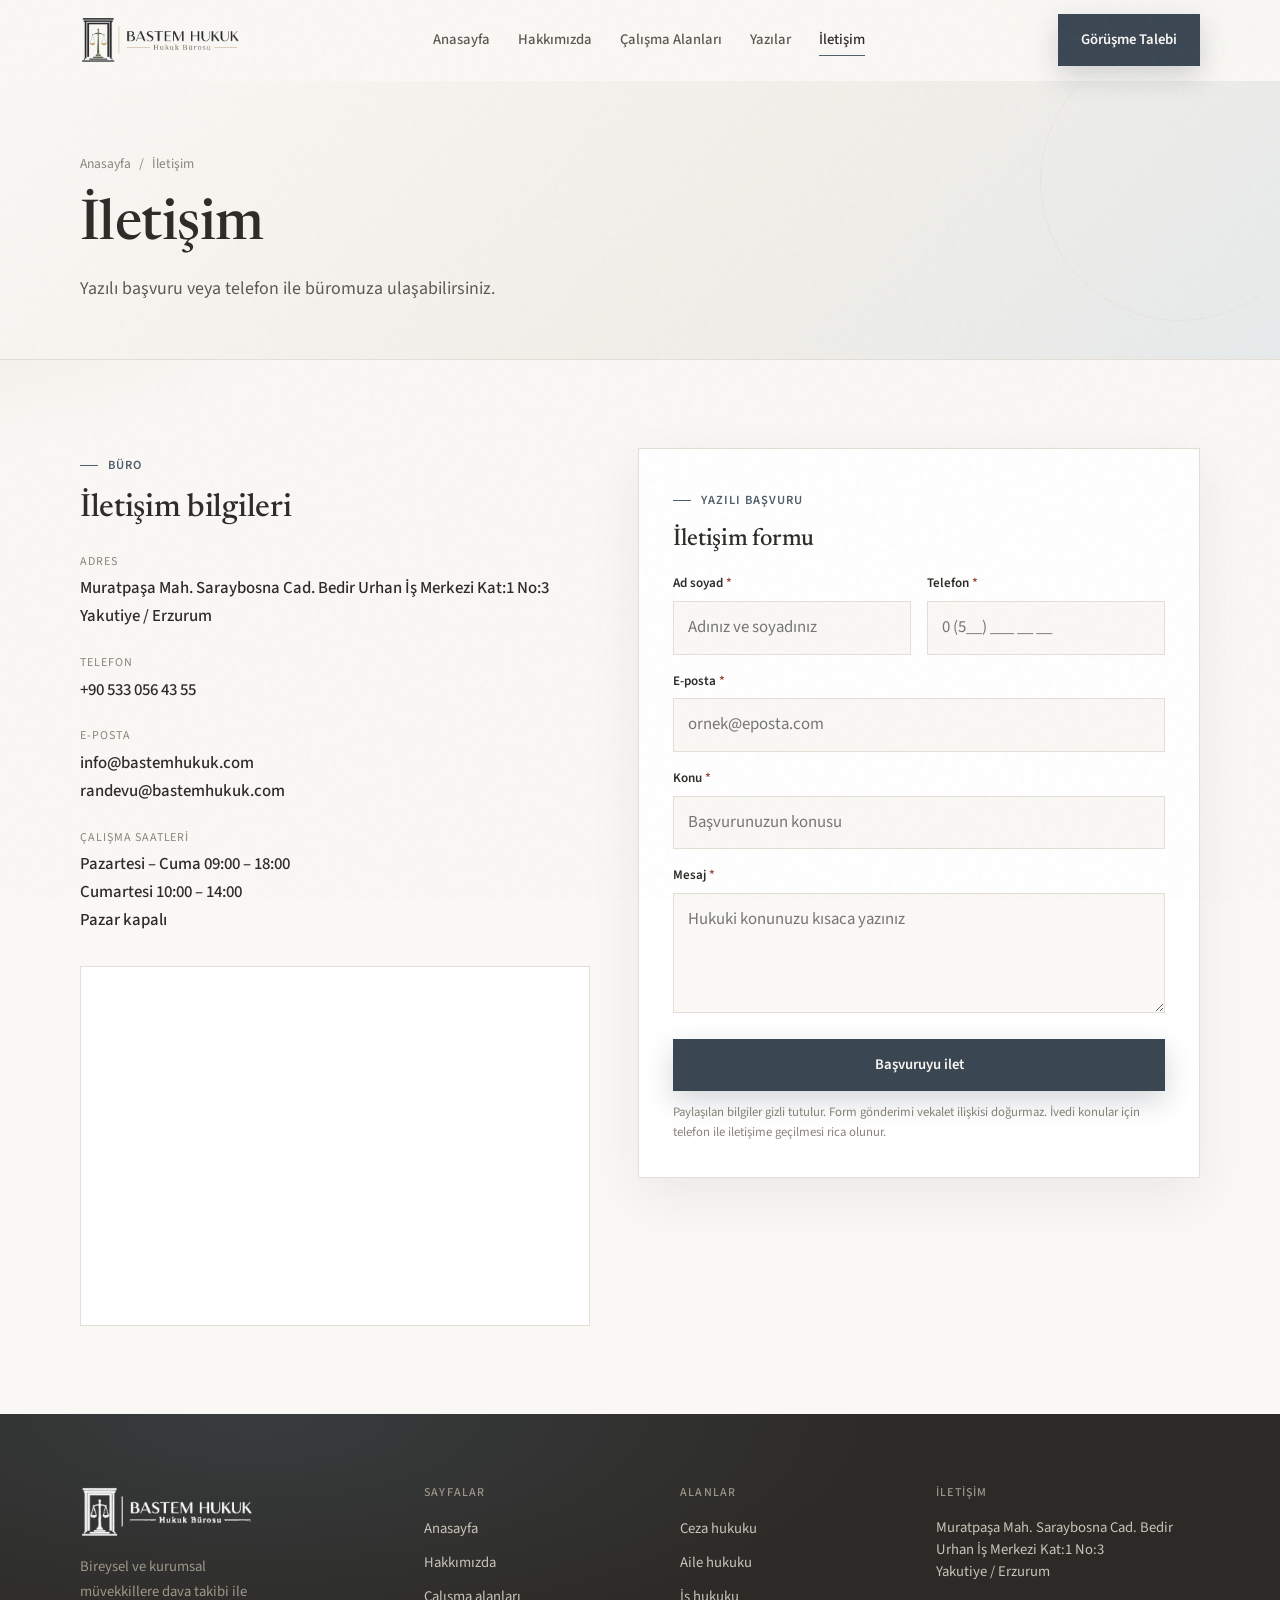
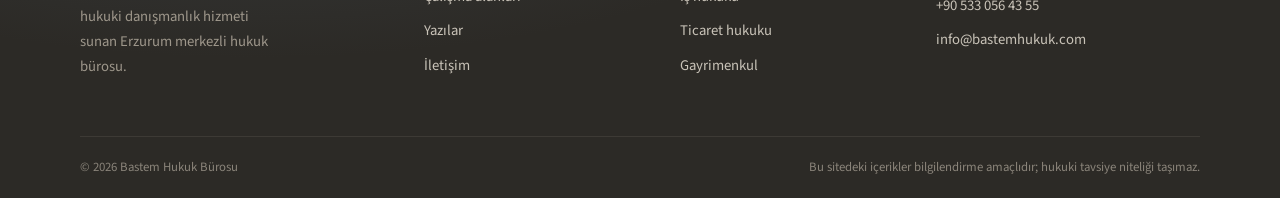
<file: iletisim.html>
<!DOCTYPE html>
<html lang="tr">
<head>
  <meta charset="UTF-8" />
  <meta name="viewport" content="width=device-width, initial-scale=1.0" />
  <title>İletişim | Bastem Hukuk Bürosu</title>
  <meta name="description" content="Bastem Hukuk Bürosu iletişim bilgileri ve başvuru formu." />
  <link rel="icon" type="image/png" href="assets/favicon-64.png" />
  <link rel="apple-touch-icon" href="assets/apple-touch-icon.png" />
  <link rel="preconnect" href="https://fonts.googleapis.com" />
  <link rel="preconnect" href="https://fonts.gstatic.com" crossorigin />
  <link href="https://fonts.googleapis.com/css2?family=Newsreader:ital,opsz,wght@0,6..72,400;0,6..72,500;0,6..72,600;1,6..72,400;1,6..72,500&family=Source+Sans+3:wght@400;500;600;700&display=swap" rel="stylesheet" />
  <link rel="stylesheet" href="css/style.css" />
</head>
<body>
  <header class="site-header">
    <div class="container">
      <nav class="nav">
        <a class="brand" href="index.html" aria-label="Bastem Hukuk">
          <img class="brand-logo" src="assets/logo.png?v=4" alt="Bastem Hukuk Hukuk Bürosu" width="200" height="60" />
        </a>
        <div class="nav-links">
          <a href="index.html">Anasayfa</a>
          <a href="hakkimizda.html">Hakkımızda</a>
          <a href="calisma-alanlari.html">Çalışma Alanları</a>
          <a href="blog.html">Yazılar</a>
          <a href="iletisim.html">İletişim</a>
        </div>
        <a href="randevu.html" class="btn btn--primary nav-cta">Görüşme Talebi</a>
        <button class="nav-toggle" aria-label="Menü" aria-expanded="false"><span></span></button>
      </nav>
    </div>
  </header>

  <main>
    <section class="page-intro">
      <div class="container">
        <div class="crumbs"><a href="index.html">Anasayfa</a><span>/</span><span>İletişim</span></div>
        <h1>İletişim</h1>
        <p class="lede">Yazılı başvuru veya telefon ile büromuza ulaşabilirsiniz.</p>
      </div>
    </section>

    <section class="section">
      <div class="container">
        <div class="contact-grid">
          <div class="reveal">
            <p class="kicker">Büro</p>
            <h2 style="font-size:clamp(1.6rem,2.8vw,2rem);margin-bottom:24px">İletişim bilgileri</h2>
            <dl class="info-list">
              <div>
                <dt>Adres</dt>
                <dd>Muratpaşa Mah. Saraybosna Cad. Bedir Urhan İş Merkezi Kat:1 No:3<br />Yakutiye / Erzurum</dd>
              </div>
              <div>
                <dt>Telefon</dt>
                <dd><a href="tel:+905330564355">+90 533 056 43 55</a></dd>
              </div>
              <div>
                <dt>E-posta</dt>
                <dd><a href="mailto:info@bastemhukuk.com">info@bastemhukuk.com</a><br /><a href="mailto:randevu@bastemhukuk.com">randevu@bastemhukuk.com</a></dd>
              </div>
              <div>
                <dt>Çalışma saatleri</dt>
                <dd>Pazartesi – Cuma 09:00 – 18:00<br />Cumartesi 10:00 – 14:00<br />Pazar kapalı</dd>
              </div>
            </dl>
            <div class="map-wrap" style="margin-top:32px">
              <iframe title="Ofis konumu" src="https://www.openstreetmap.org/export/embed.html?bbox=41.25%2C39.88%2C41.30%2C39.92&layer=mapnik" loading="lazy"></iframe>
            </div>
          </div>

          <div class="reveal">
            <div class="form">
              <div class="form-success">Başvurunuz alınmıştır. En kısa sürede tarafınıza dönüş yapılacaktır.</div>
              <form data-validate novalidate>
                <p class="kicker">Yazılı başvuru</p>
                <h2 style="font-size:1.5rem;margin-bottom:20px">İletişim formu</h2>
                <div class="form-row">
                  <div class="field">
                    <label>Ad soyad <span class="req">*</span></label>
                    <input type="text" name="ad" required placeholder="Adınız ve soyadınız" />
                    <div class="field-error"></div>
                  </div>
                  <div class="field">
                    <label>Telefon <span class="req">*</span></label>
                    <input type="tel" name="telefon" required placeholder="0 (5__) ___ __ __" />
                    <div class="field-error"></div>
                  </div>
                </div>
                <div class="field">
                  <label>E-posta <span class="req">*</span></label>
                  <input type="email" name="eposta" required placeholder="ornek@eposta.com" />
                  <div class="field-error"></div>
                </div>
                <div class="field">
                  <label>Konu <span class="req">*</span></label>
                  <input type="text" name="konu" required placeholder="Başvurunuzun konusu" />
                  <div class="field-error"></div>
                </div>
                <div class="field">
                  <label>Mesaj <span class="req">*</span></label>
                  <textarea name="mesaj" required placeholder="Hukuki konunuzu kısaca yazınız"></textarea>
                  <div class="field-error"></div>
                </div>
                <button type="submit" class="btn btn--primary btn--block">Başvuruyu ilet</button>
                <p class="form-note">Paylaşılan bilgiler gizli tutulur. Form gönderimi vekalet ilişkisi doğurmaz. İvedi konular için telefon ile iletişime geçilmesi rica olunur.</p>
              </form>
            </div>
          </div>
        </div>
      </div>
    </section>
  </main>

  <footer class="site-footer">
    <div class="container">
      <div class="footer-grid">
        <div>
          <a class="brand" href="index.html" aria-label="Bastem Hukuk">
            <img class="brand-logo" src="assets/logo.png?v=4" alt="Bastem Hukuk Hukuk Bürosu" width="200" height="60" />
          </a>
          <p class="footer-about">Bireysel ve kurumsal müvekkillere dava takibi ile hukuki danışmanlık hizmeti sunan Erzurum merkezli hukuk bürosu.</p>
        </div>
        <div>
          <h4>Sayfalar</h4>
          <ul class="footer-links">
            <li><a href="index.html">Anasayfa</a></li>
            <li><a href="hakkimizda.html">Hakkımızda</a></li>
            <li><a href="calisma-alanlari.html">Çalışma alanları</a></li>
            <li><a href="blog.html">Yazılar</a></li>
            <li><a href="iletisim.html">İletişim</a></li>
          </ul>
        </div>
        <div>
          <h4>Alanlar</h4>
          <ul class="footer-links">
            <li><a href="calisma-alanlari.html#ceza">Ceza hukuku</a></li>
            <li><a href="calisma-alanlari.html#aile">Aile hukuku</a></li>
            <li><a href="calisma-alanlari.html#is">İş hukuku</a></li>
            <li><a href="calisma-alanlari.html#ticaret">Ticaret hukuku</a></li>
            <li><a href="calisma-alanlari.html#gayrimenkul">Gayrimenkul</a></li>
          </ul>
        </div>
        <div>
          <h4>İletişim</h4>
          <ul class="footer-contact">
            <li>Muratpaşa Mah. Saraybosna Cad. Bedir Urhan İş Merkezi Kat:1 No:3<br />Yakutiye / Erzurum</li>
            <li><a href="tel:+905330564355">+90 533 056 43 55</a></li>
            <li><a href="mailto:info@bastemhukuk.com">info@bastemhukuk.com</a></li>
          </ul>
        </div>
      </div>
      <div class="footer-bottom">
        <span>&copy; <span data-year>2026</span> Bastem Hukuk Bürosu</span>
        <span>Bu sitedeki içerikler bilgilendirme amaçlıdır; hukuki tavsiye niteliği taşımaz.</span>
      </div>
    </div>
  </footer>

  <button class="to-top" aria-label="Yukarı çık">
    <svg viewBox="0 0 24 24" fill="none" stroke="currentColor" stroke-width="2"><path d="m18 15-6-6-6 6"/></svg>
  </button>
  <script src="js/main.js"></script>
</body>
</html>
</file>
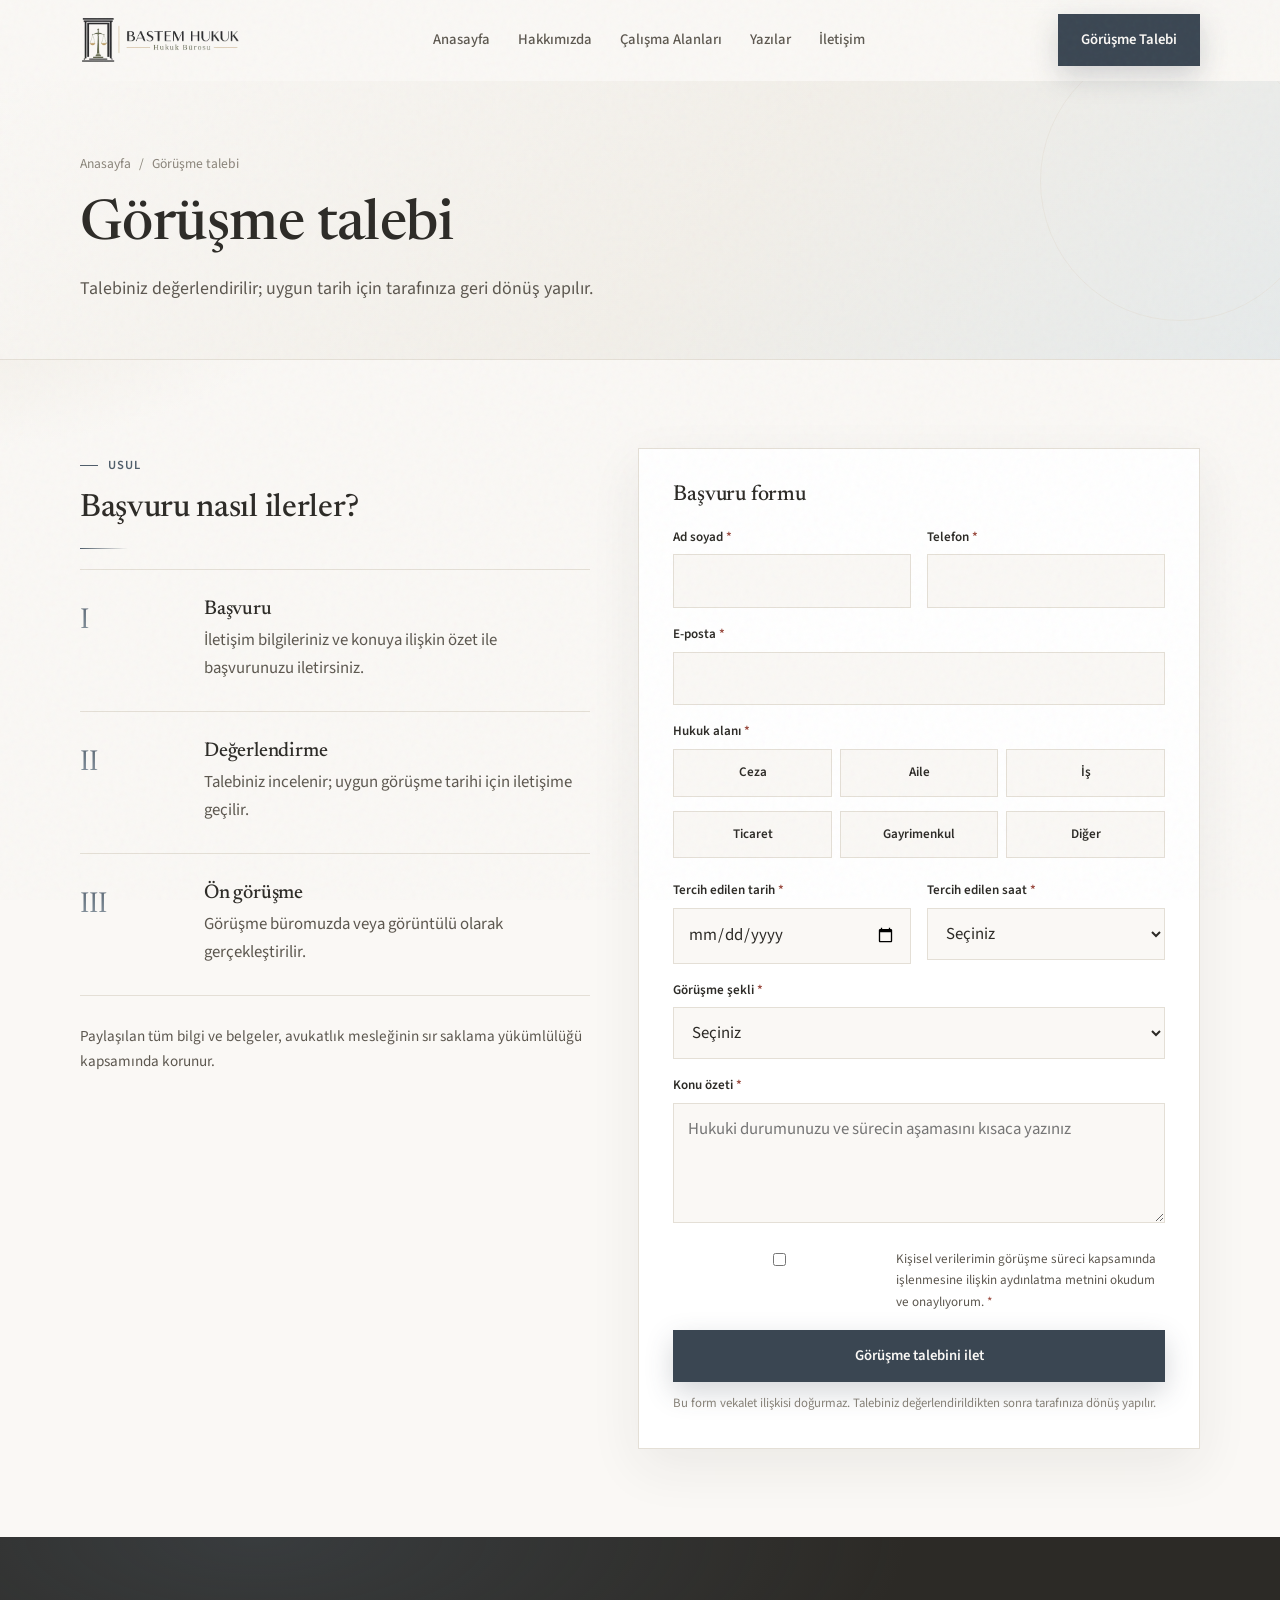
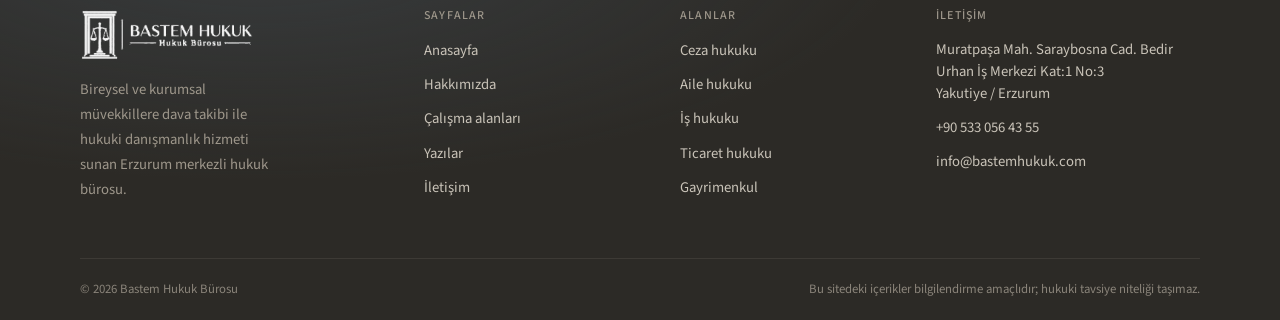
<file: randevu.html>
<!DOCTYPE html>
<html lang="tr">
<head>
  <meta charset="UTF-8" />
  <meta name="viewport" content="width=device-width, initial-scale=1.0" />
  <title>Görüşme Talebi | Bastem Hukuk Bürosu</title>
  <meta name="description" content="Bastem Hukuk Bürosu görüşme talebi formu." />
  <link rel="icon" type="image/png" href="assets/favicon-64.png" />
  <link rel="apple-touch-icon" href="assets/apple-touch-icon.png" />
  <link rel="preconnect" href="https://fonts.googleapis.com" />
  <link rel="preconnect" href="https://fonts.gstatic.com" crossorigin />
  <link href="https://fonts.googleapis.com/css2?family=Newsreader:ital,opsz,wght@0,6..72,400;0,6..72,500;0,6..72,600;1,6..72,400;1,6..72,500&family=Source+Sans+3:wght@400;500;600;700&display=swap" rel="stylesheet" />
  <link rel="stylesheet" href="css/style.css" />
</head>
<body>
  <header class="site-header">
    <div class="container">
      <nav class="nav">
        <a class="brand" href="index.html" aria-label="Bastem Hukuk">
          <img class="brand-logo" src="assets/logo.png?v=4" alt="Bastem Hukuk Hukuk Bürosu" width="200" height="60" />
        </a>
        <div class="nav-links">
          <a href="index.html">Anasayfa</a>
          <a href="hakkimizda.html">Hakkımızda</a>
          <a href="calisma-alanlari.html">Çalışma Alanları</a>
          <a href="blog.html">Yazılar</a>
          <a href="iletisim.html">İletişim</a>
        </div>
        <a href="randevu.html" class="btn btn--primary nav-cta">Görüşme Talebi</a>
        <button class="nav-toggle" aria-label="Menü" aria-expanded="false"><span></span></button>
      </nav>
    </div>
  </header>

  <main>
    <section class="page-intro">
      <div class="container">
        <div class="crumbs"><a href="index.html">Anasayfa</a><span>/</span><span>Görüşme talebi</span></div>
        <h1>Görüşme talebi</h1>
        <p class="lede">Talebiniz değerlendirilir; uygun tarih için tarafınıza geri dönüş yapılır.</p>
      </div>
    </section>

    <section class="section">
      <div class="container">
        <div class="contact-grid">
          <div class="reveal">
            <p class="kicker">Usul</p>
            <h2 style="font-size:clamp(1.6rem,2.8vw,2rem);margin-bottom:16px">Başvuru nasıl ilerler?</h2>
            <hr class="rule" />
            <div class="steps">
              <div class="step">
                <div class="step-num">I</div>
                <div>
                  <h3>Başvuru</h3>
                  <p>İletişim bilgileriniz ve konuya ilişkin özet ile başvurunuzu iletirsiniz.</p>
                </div>
              </div>
              <div class="step">
                <div class="step-num">II</div>
                <div>
                  <h3>Değerlendirme</h3>
                  <p>Talebiniz incelenir; uygun görüşme tarihi için iletişime geçilir.</p>
                </div>
              </div>
              <div class="step">
                <div class="step-num">III</div>
                <div>
                  <h3>Ön görüşme</h3>
                  <p>Görüşme büromuzda veya görüntülü olarak gerçekleştirilir.</p>
                </div>
              </div>
            </div>
            <p style="margin-top:28px;color:var(--ink-2);font-size:0.95rem">Paylaşılan tüm bilgi ve belgeler, avukatlık mesleğinin sır saklama yükümlülüğü kapsamında korunur.</p>
          </div>

          <div class="reveal">
            <div class="form">
              <div class="form-success">Görüşme talebiniz alınmıştır. Değerlendirme sonrasında tarafınıza geri dönüş yapılacaktır.</div>
              <form data-validate novalidate>
                <h2 style="font-size:1.35rem;margin-bottom:18px">Başvuru formu</h2>
                <div class="form-row">
                  <div class="field">
                    <label>Ad soyad <span class="req">*</span></label>
                    <input type="text" name="ad" required />
                    <div class="field-error"></div>
                  </div>
                  <div class="field">
                    <label>Telefon <span class="req">*</span></label>
                    <input type="tel" name="telefon" required />
                    <div class="field-error"></div>
                  </div>
                </div>
                <div class="field">
                  <label>E-posta <span class="req">*</span></label>
                  <input type="email" name="eposta" required />
                  <div class="field-error"></div>
                </div>

                <div class="field">
                  <label>Hukuk alanı <span class="req">*</span></label>
                  <div class="choice-grid">
                    <label class="choice"><input type="radio" name="alan" value="ceza" required />Ceza</label>
                    <label class="choice"><input type="radio" name="alan" value="aile" />Aile</label>
                    <label class="choice"><input type="radio" name="alan" value="is" />İş</label>
                    <label class="choice"><input type="radio" name="alan" value="ticaret" />Ticaret</label>
                    <label class="choice"><input type="radio" name="alan" value="gayrimenkul" />Gayrimenkul</label>
                    <label class="choice"><input type="radio" name="alan" value="diger" />Diğer</label>
                  </div>
                  <div class="field-error"></div>
                </div>

                <div class="form-row">
                  <div class="field">
                    <label>Tercih edilen tarih <span class="req">*</span></label>
                    <input type="date" name="tarih" required />
                    <div class="field-error"></div>
                  </div>
                  <div class="field">
                    <label>Tercih edilen saat <span class="req">*</span></label>
                    <select name="saat" required>
                      <option value="">Seçiniz</option>
                      <option>09:00 – 10:00</option>
                      <option>10:00 – 11:00</option>
                      <option>11:00 – 12:00</option>
                      <option>13:00 – 14:00</option>
                      <option>14:00 – 15:00</option>
                      <option>15:00 – 16:00</option>
                      <option>16:00 – 17:00</option>
                    </select>
                    <div class="field-error"></div>
                  </div>
                </div>

                <div class="field">
                  <label>Görüşme şekli <span class="req">*</span></label>
                  <select name="sekil" required>
                    <option value="">Seçiniz</option>
                    <option>Büroda yüz yüze</option>
                    <option>Görüntülü görüşme</option>
                    <option>Telefon</option>
                  </select>
                  <div class="field-error"></div>
                </div>

                <div class="field">
                  <label>Konu özeti <span class="req">*</span></label>
                  <textarea name="ozet" required placeholder="Hukuki durumunuzu ve sürecin aşamasını kısaca yazınız"></textarea>
                  <div class="field-error"></div>
                </div>

                <div class="field">
                  <label style="display:flex;gap:10px;align-items:flex-start;font-weight:400;color:var(--ink-2);cursor:pointer">
                    <input type="checkbox" name="kvkk" required style="margin-top:4px" />
                    <span>Kişisel verilerimin görüşme süreci kapsamında işlenmesine ilişkin aydınlatma metnini okudum ve onaylıyorum. <span class="req">*</span></span>
                  </label>
                  <div class="field-error"></div>
                </div>

                <button type="submit" class="btn btn--primary btn--block">Görüşme talebini ilet</button>
                <p class="form-note">Bu form vekalet ilişkisi doğurmaz. Talebiniz değerlendirildikten sonra tarafınıza dönüş yapılır.</p>
              </form>
            </div>
          </div>
        </div>
      </div>
    </section>
  </main>

  <footer class="site-footer">
    <div class="container">
      <div class="footer-grid">
        <div>
          <a class="brand" href="index.html" aria-label="Bastem Hukuk">
            <img class="brand-logo" src="assets/logo.png?v=4" alt="Bastem Hukuk Hukuk Bürosu" width="200" height="60" />
          </a>
          <p class="footer-about">Bireysel ve kurumsal müvekkillere dava takibi ile hukuki danışmanlık hizmeti sunan Erzurum merkezli hukuk bürosu.</p>
        </div>
        <div>
          <h4>Sayfalar</h4>
          <ul class="footer-links">
            <li><a href="index.html">Anasayfa</a></li>
            <li><a href="hakkimizda.html">Hakkımızda</a></li>
            <li><a href="calisma-alanlari.html">Çalışma alanları</a></li>
            <li><a href="blog.html">Yazılar</a></li>
            <li><a href="iletisim.html">İletişim</a></li>
          </ul>
        </div>
        <div>
          <h4>Alanlar</h4>
          <ul class="footer-links">
            <li><a href="calisma-alanlari.html#ceza">Ceza hukuku</a></li>
            <li><a href="calisma-alanlari.html#aile">Aile hukuku</a></li>
            <li><a href="calisma-alanlari.html#is">İş hukuku</a></li>
            <li><a href="calisma-alanlari.html#ticaret">Ticaret hukuku</a></li>
            <li><a href="calisma-alanlari.html#gayrimenkul">Gayrimenkul</a></li>
          </ul>
        </div>
        <div>
          <h4>İletişim</h4>
          <ul class="footer-contact">
            <li>Muratpaşa Mah. Saraybosna Cad. Bedir Urhan İş Merkezi Kat:1 No:3<br />Yakutiye / Erzurum</li>
            <li><a href="tel:+905330564355">+90 533 056 43 55</a></li>
            <li><a href="mailto:info@bastemhukuk.com">info@bastemhukuk.com</a></li>
          </ul>
        </div>
      </div>
      <div class="footer-bottom">
        <span>&copy; <span data-year>2026</span> Bastem Hukuk Bürosu</span>
        <span>Bu sitedeki içerikler bilgilendirme amaçlıdır; hukuki tavsiye niteliği taşımaz.</span>
      </div>
    </div>
  </footer>

  <button class="to-top" aria-label="Yukarı çık">
    <svg viewBox="0 0 24 24" fill="none" stroke="currentColor" stroke-width="2"><path d="m18 15-6-6-6 6"/></svg>
  </button>
  <script src="js/main.js"></script>
</body>
</html>
</file>
<file: css/style.css>
/* ===========================================================
   Bastem Hukuk — Editorial light design
   Soft paper tones, quiet slate accent, no template chrome
   =========================================================== */

:root {
  --paper: #faf8f5;
  --paper-2: #f2efe9;
  --paper-3: #ebe6dc;
  --white: #ffffff;
  --ink: #2c2a26;
  --ink-2: #5c574f;
  --ink-3: #8a847a;
  --line: #e4dfd6;
  --line-2: #d4cec3;
  --slate: #4f5d6a;
  --slate-deep: #3a4652;
  --slate-soft: #e8eef2;
  --mist: #dce6ec;
  --max: 1120px;
  --header-h: 80px;
  --display: "Newsreader", Georgia, serif;
  --body: "Source Sans 3", "Segoe UI", system-ui, sans-serif;
  --ease: 0.28s cubic-bezier(0.22, 1, 0.36, 1);
  --shadow-soft: 0 18px 50px rgba(44, 42, 38, 0.07);
  --shadow-panel: 0 24px 60px rgba(58, 70, 82, 0.12);
}

*, *::before, *::after { box-sizing: border-box; margin: 0; padding: 0; }
html { scroll-behavior: smooth; }
body {
  font-family: var(--body);
  color: var(--ink);
  background:
    radial-gradient(ellipse 80% 50% at 100% -10%, rgba(220, 230, 236, 0.55), transparent 55%),
    radial-gradient(ellipse 60% 40% at -5% 30%, rgba(235, 230, 220, 0.7), transparent 50%),
    var(--paper);
  background-attachment: fixed;
  line-height: 1.65;
  font-size: 1.05rem;
  font-weight: 400;
  -webkit-font-smoothing: antialiased;
}
img { max-width: 100%; display: block; }
a { color: inherit; text-decoration: none; }
ul { list-style: none; }
button, input, textarea, select { font: inherit; }
button { cursor: pointer; border: none; background: none; }

h1, h2, h3, h4 {
  font-family: var(--display);
  font-weight: 500;
  line-height: 1.18;
  color: var(--ink);
  letter-spacing: -0.01em;
}

.container { width: min(100% - 40px, var(--max)); margin-inline: auto; }
.section { padding: 88px 0; }
.section--tight { padding: 56px 0; }
.band {
  background:
    linear-gradient(180deg, rgba(242, 239, 233, 0.4), var(--paper-2));
  position: relative;
}
.band::before {
  content: "";
  position: absolute; inset: 0 0 auto 0; height: 1px;
  background: linear-gradient(90deg, transparent, var(--line-2), transparent);
}
.band-white {
  background: linear-gradient(180deg, var(--white), color-mix(in srgb, var(--paper) 40%, var(--white)));
  border-block: 1px solid var(--line);
}

/* --- Type helpers --- */
.kicker {
  font-family: var(--body);
  font-size: 0.78rem;
  font-weight: 600;
  letter-spacing: 0.08em;
  text-transform: uppercase;
  color: var(--slate);
  margin-bottom: 14px;
  display: inline-flex;
  align-items: center;
  gap: 10px;
}
.kicker::before {
  content: "";
  width: 18px; height: 1px;
  background: var(--slate);
}
.lede { color: var(--ink-2); font-size: 1.12rem; max-width: 38rem; }
.rule {
  width: 48px; height: 1px;
  background: linear-gradient(90deg, var(--slate), transparent);
  border: 0; margin: 20px 0;
}

/* --- Buttons --- */
.btn {
  display: inline-flex; align-items: center; gap: 10px;
  padding: 13px 22px;
  font-size: 0.92rem; font-weight: 600;
  border: 1px solid transparent;
  transition: var(--ease);
  white-space: nowrap;
  position: relative;
}
.btn--primary {
  background: var(--slate-deep); color: var(--paper); border-color: var(--slate-deep);
  box-shadow: 0 10px 28px rgba(58, 70, 82, 0.22);
}
.btn--primary:hover {
  background: var(--ink); border-color: var(--ink);
  transform: translateY(-2px);
  box-shadow: 0 14px 34px rgba(44, 42, 38, 0.22);
}
.btn--ghost {
  background: color-mix(in srgb, var(--white) 70%, transparent);
  color: var(--ink); border-color: var(--line-2);
  backdrop-filter: blur(6px);
}
.btn--ghost:hover {
  border-color: var(--ink);
  background: var(--white);
  transform: translateY(-2px);
}
.btn--light {
  background: var(--white); color: var(--ink); border-color: var(--white);
  box-shadow: 0 8px 24px rgba(0, 0, 0, 0.12);
}
.btn--light:hover { background: var(--paper-2); transform: translateY(-2px); }
.btn--block { width: 100%; justify-content: center; }
.btn svg { width: 16px; height: 16px; transition: var(--ease); }
.btn:hover svg { transform: translateX(3px); }

.text-link {
  color: var(--slate-deep);
  font-weight: 600;
  border-bottom: 1px solid var(--line-2);
  padding-bottom: 1px;
  transition: var(--ease);
}
.text-link:hover { border-color: var(--slate-deep); color: var(--ink); }

/* --- Header --- */
.site-header {
  position: sticky; top: 0; z-index: 50;
  background: color-mix(in srgb, var(--paper) 92%, transparent);
  backdrop-filter: blur(10px);
  border-bottom: 1px solid transparent;
  transition: var(--ease);
}
.site-header.is-scrolled {
  border-bottom-color: var(--line);
  background: color-mix(in srgb, var(--paper) 96%, transparent);
}

.nav {
  display: flex;
  align-items: center;
  justify-content: space-between;
  height: var(--header-h);
  gap: 24px;
}
.brand {
  display: flex;
  align-items: center;
  gap: 12px;
  min-width: 0;
  flex-shrink: 0;
}
.brand-logo,
img.brand-logo {
  height: 48px;
  width: auto;
  max-width: min(220px, 46vw);
  flex-shrink: 0;
  display: block;
  object-fit: contain;
  border-radius: 0 !important;
  background: transparent !important;
  padding: 0 !important;
  box-shadow: none !important;
  transform: none;
  margin: 0;
  transition: opacity var(--ease);
}
.brand:hover .brand-logo { opacity: 0.88; }
.brand-text { display: flex; flex-direction: column; line-height: 1.1; }
.brand-name { font-family: var(--display); font-size: 1.2rem; font-weight: 600; }
.brand-sub { font-size: 0.68rem; letter-spacing: 0.14em; text-transform: uppercase; color: var(--ink-3); margin-top: 3px; }

.nav-links {
  display: flex;
  align-items: center;
  gap: 4px;
}
.nav-links a {
  padding: 8px 12px; font-size: 0.92rem; color: var(--ink-2); font-weight: 500;
  transition: var(--ease); position: relative;
}
.nav-links a::after {
  content: "";
  position: absolute; left: 12px; right: 12px; bottom: 4px; height: 1px;
  background: var(--slate);
  transform: scaleX(0); transform-origin: left;
  transition: var(--ease);
}
.nav-links a:hover, .nav-links a.is-active { color: var(--ink); }
.nav-links a:hover::after, .nav-links a.is-active::after { transform: scaleX(1); }
.nav-cta { flex-shrink: 0; }
.nav-toggle {
  display: none; width: 40px; height: 40px;
  place-items: center; border: 1px solid var(--line);
  background: color-mix(in srgb, var(--white) 70%, transparent);
}
.nav-toggle span {
  display: block; width: 18px; height: 1.5px; background: var(--ink);
  position: relative;
}
.nav-toggle span::before, .nav-toggle span::after {
  content: ""; position: absolute; left: 0; width: 18px; height: 1.5px; background: var(--ink);
}
.nav-toggle span::before { top: -6px; }
.nav-toggle span::after { top: 6px; }

/* --- Hero --- */
.hero {
  position: relative;
  padding: 88px 0 100px;
  border-bottom: 1px solid var(--line);
  overflow: hidden;
  background:
    linear-gradient(120deg, rgba(250, 248, 245, 0.92) 0%, rgba(250, 248, 245, 0.72) 48%, rgba(232, 238, 242, 0.55) 100%),
    url("https://images.unsplash.com/photo-1589829545856-d10d557cf95f?auto=format&fit=crop&w=1800&q=80") center/cover no-repeat;
}
.hero::before {
  content: "";
  position: absolute; inset: 0;
  background:
    radial-gradient(circle at 85% 20%, rgba(220, 230, 236, 0.45), transparent 40%),
    linear-gradient(180deg, transparent 60%, var(--paper) 100%);
  pointer-events: none;
}
.hero::after {
  content: "";
  position: absolute; left: 0; right: 0; bottom: 0; height: 80px;
  background: linear-gradient(180deg, transparent, var(--paper));
  pointer-events: none;
}
.hero .container { position: relative; z-index: 1; }
.hero-grid {
  display: grid;
  grid-template-columns: 1.15fr 0.85fr;
  gap: 56px;
  align-items: end;
}
.hero-brand {
  font-family: var(--display);
  font-size: clamp(3.6rem, 8.5vw, 6.2rem);
  font-weight: 500;
  line-height: 0.92;
  letter-spacing: -0.03em;
  margin-bottom: 28px;
  text-wrap: balance;
}
.hero-brand em {
  font-style: italic; font-weight: 400;
  background: linear-gradient(120deg, var(--slate) 0%, var(--slate-deep) 100%);
  -webkit-background-clip: text;
  background-clip: text;
  color: transparent;
}
.hero h1 {
  font-size: clamp(1.35rem, 2.4vw, 1.75rem);
  font-weight: 400;
  color: var(--ink-2);
  max-width: 28ch;
  margin-bottom: 32px;
  line-height: 1.35;
}
.hero-actions { display: flex; flex-wrap: wrap; gap: 12px; }
.hero-panel {
  background: color-mix(in srgb, var(--white) 88%, transparent);
  border: 1px solid color-mix(in srgb, var(--line) 80%, white);
  padding: 30px;
  backdrop-filter: blur(14px);
  box-shadow: var(--shadow-panel);
  position: relative;
}
.hero-panel::before {
  content: "";
  position: absolute; top: 0; left: 0; width: 3px; height: 100%;
  background: linear-gradient(180deg, var(--slate), var(--mist));
}
.hero-panel h2 {
  font-size: 0.78rem;
  font-family: var(--body);
  font-weight: 600;
  letter-spacing: 0.1em;
  text-transform: uppercase;
  color: var(--ink-3);
  margin-bottom: 20px;
}
.hero-meta { display: grid; gap: 18px; }
.hero-meta > div {
  padding-bottom: 14px;
  border-bottom: 1px solid var(--line);
}
.hero-meta > div:last-child { border-bottom: 0; padding-bottom: 0; }
.hero-meta dt {
  font-size: 0.72rem; letter-spacing: 0.1em; text-transform: uppercase;
  color: var(--ink-3); margin-bottom: 5px;
}
.hero-meta dd { color: var(--ink); font-weight: 500; }

/* --- Page intro --- */
.page-intro {
  position: relative;
  padding: 72px 0 56px;
  border-bottom: 1px solid var(--line);
  overflow: hidden;
  background:
    linear-gradient(135deg, var(--paper) 0%, var(--paper-2) 55%, var(--mist) 140%);
}
.page-intro .container { position: relative; z-index: 1; }
.page-intro::after {
  content: "";
  position: absolute; right: -40px; top: -40px;
  width: 280px; height: 280px;
  border: 1px solid var(--line);
  border-radius: 50%;
  opacity: 0.55;
  pointer-events: none;
}
.page-intro h1 { font-size: clamp(2.4rem, 4.8vw, 3.5rem); margin-bottom: 14px; }
.crumbs {
  display: flex; gap: 8px; align-items: center;
  font-size: 0.85rem; color: var(--ink-3); margin-bottom: 18px;
}
.crumbs a:hover { color: var(--ink); }

/* --- Layout blocks --- */
.stack { display: grid; gap: 20px; }
.two-col {
  display: grid;
  grid-template-columns: 0.9fr 1.1fr;
  gap: 56px;
  align-items: start;
}
.two-col--flip { grid-template-columns: 1.1fr 0.9fr; }
.two-col--flip > :first-child { order: 2; }

.media-block {
  background: var(--slate-soft);
  border: 1px solid var(--line);
  min-height: 360px;
  overflow: hidden;
  box-shadow: var(--shadow-soft);
  position: relative;
}
.media-block::after {
  content: "";
  position: absolute; inset: 0;
  background: linear-gradient(180deg, transparent 55%, rgba(44, 42, 38, 0.18));
  pointer-events: none;
}
.media-block img {
  width: 100%; height: 100%; min-height: 360px;
  object-fit: cover;
  filter: grayscale(0.25) contrast(1.04) saturate(0.85);
  transition: transform 0.8s var(--ease);
}
.media-block:hover img { transform: scale(1.03); }
.media-caption {
  font-size: 0.82rem; color: var(--ink-3);
  margin-top: 10px;
}

/* --- Practice list (not card grid) --- */
.practice-list { border-top: 1px solid var(--line); }
.practice-row {
  display: grid;
  grid-template-columns: 72px 1fr auto;
  gap: 24px;
  align-items: baseline;
  padding: 30px 0;
  border-bottom: 1px solid var(--line);
  transition: var(--ease);
  position: relative;
}
.practice-row::before {
  content: "";
  position: absolute; left: -12px; top: 0; bottom: 0; width: 2px;
  background: var(--slate);
  transform: scaleY(0);
  transition: var(--ease);
}
.practice-row:hover {
  background: linear-gradient(90deg, color-mix(in srgb, var(--mist) 45%, transparent), transparent);
  padding-inline: 12px; margin-inline: -12px;
}
.practice-row:hover::before { transform: scaleY(1); }
.practice-idx {
  font-family: var(--display);
  font-size: 1.35rem;
  color: var(--ink-3);
  transition: var(--ease);
}
.practice-row:hover .practice-idx { color: var(--slate-deep); }
.practice-row h3 { font-size: 1.5rem; margin-bottom: 6px; transition: var(--ease); }
.practice-row:hover h3 { transform: translateX(2px); }
.practice-row p { color: var(--ink-2); max-width: 46ch; font-size: 0.98rem; }
.practice-row .text-link { align-self: center; opacity: 0.7; transition: var(--ease); }
.practice-row:hover .text-link { opacity: 1; }

/* --- Feature strip --- */
.feature-strip {
  display: grid;
  grid-template-columns: repeat(3, 1fr);
  gap: 0;
  border: 1px solid var(--line);
  background: var(--white);
  box-shadow: var(--shadow-soft);
  overflow: hidden;
}
.feature-cell {
  padding: 36px 30px;
  border-right: 1px solid var(--line);
  position: relative;
  transition: var(--ease);
}
.feature-cell::after {
  content: "";
  position: absolute; inset: auto 0 0 0; height: 2px;
  background: linear-gradient(90deg, var(--slate), var(--mist));
  transform: scaleX(0); transform-origin: left;
  transition: var(--ease);
}
.feature-cell:hover {
  background: linear-gradient(180deg, var(--white), color-mix(in srgb, var(--mist) 35%, white));
}
.feature-cell:hover::after { transform: scaleX(1); }
.feature-cell:last-child { border-right: 0; }
.feature-cell h3 { font-size: 1.4rem; margin-bottom: 12px; }
.feature-cell p { color: var(--ink-2); font-size: 0.96rem; }

/* --- Process --- */
.steps { display: grid; gap: 0; border-top: 1px solid var(--line); }
.step {
  display: grid;
  grid-template-columns: 100px 1fr;
  gap: 24px;
  padding: 28px 0;
  border-bottom: 1px solid var(--line);
  transition: var(--ease);
}
.step:hover { padding-left: 8px; }
.step-num {
  font-family: var(--display);
  font-size: 1.8rem;
  color: var(--slate);
  background: linear-gradient(180deg, var(--slate), var(--mist));
  -webkit-background-clip: text;
  background-clip: text;
  color: transparent;
}
.step h3 { font-size: 1.25rem; margin-bottom: 6px; }
.step p { color: var(--ink-2); max-width: 48ch; }

/* --- Quote / principle --- */
.principle {
  max-width: 42rem;
  margin: 0 auto;
  text-align: left;
  position: relative;
  padding: 36px 0 36px 28px;
}
.principle::before {
  content: "";
  position: absolute; left: 0; top: 20px; bottom: 20px; width: 2px;
  background: linear-gradient(180deg, var(--slate), transparent);
}
.principle p {
  font-family: var(--display);
  font-size: clamp(1.4rem, 2.6vw, 1.9rem);
  font-weight: 400;
  line-height: 1.45;
  color: var(--ink);
}
.principle cite {
  display: block;
  margin-top: 24px;
  font-style: normal;
  font-size: 0.82rem;
  letter-spacing: 0.06em;
  text-transform: uppercase;
  color: var(--ink-3);
}

/* --- FAQ --- */
.faq { border-top: 1px solid var(--line); }
.faq-item { border-bottom: 1px solid var(--line); }
.faq-q {
  width: 100%;
  display: flex; justify-content: space-between; align-items: center; gap: 16px;
  padding: 22px 0;
  text-align: left;
  font-family: var(--display);
  font-size: 1.2rem;
  color: var(--ink);
}
.faq-q::after {
  content: "+";
  font-family: var(--body);
  font-size: 1.2rem;
  color: var(--ink-3);
  transition: var(--ease);
}
.faq-item.is-open .faq-q::after { content: "–"; }
.faq-a {
  max-height: 0; overflow: hidden; transition: max-height 0.3s ease;
}
.faq-a p { padding: 0 0 22px; color: var(--ink-2); max-width: 58ch; }

/* --- CTA --- */
.cta {
  position: relative;
  background:
    linear-gradient(135deg, rgba(58, 70, 82, 0.94), rgba(44, 42, 38, 0.92)),
    url("https://images.unsplash.com/photo-1450101499163-c8848c66ca85?auto=format&fit=crop&w=1600&q=70") center/cover;
  color: var(--paper);
  padding: 88px 0;
  overflow: hidden;
}
.cta::before {
  content: "";
  position: absolute; right: -60px; top: -60px;
  width: 260px; height: 260px;
  border: 1px solid rgba(250, 248, 245, 0.12);
  border-radius: 50%;
}
.cta .container { position: relative; z-index: 1; }
.cta h2 { color: var(--paper); font-size: clamp(1.9rem, 3.4vw, 2.6rem); margin-bottom: 14px; }
.cta p { color: color-mix(in srgb, var(--paper) 78%, transparent); max-width: 36rem; margin-bottom: 30px; }
.cta-actions { display: flex; flex-wrap: wrap; gap: 12px; }

/* --- Team --- */
.team-grid {
  display: grid;
  grid-template-columns: repeat(3, 1fr);
  gap: 28px;
}
.team-grid--two {
  grid-template-columns: repeat(2, minmax(0, 320px));
  justify-content: start;
}
.person {
  border-bottom: 1px solid var(--line);
  padding-bottom: 24px;
  transition: var(--ease);
}
.person:hover { transform: translateY(-4px); }
.person-photo {
  aspect-ratio: 4/5;
  background:
    linear-gradient(160deg, var(--mist), var(--paper-2));
  border: 1px solid var(--line);
  display: grid; place-items: center;
  margin-bottom: 18px;
  font-family: var(--display);
  font-size: 2.6rem;
  color: var(--slate);
  box-shadow: var(--shadow-soft);
  position: relative;
  overflow: hidden;
}
.person-photo::after {
  content: "";
  position: absolute; inset: 12px;
  border: 1px solid color-mix(in srgb, var(--slate) 25%, transparent);
}
.person h3 { font-size: 1.35rem; margin-bottom: 4px; }
.person .role { font-size: 0.85rem; color: var(--slate); font-weight: 600; margin-bottom: 10px; }
.person p { color: var(--ink-2); font-size: 0.95rem; }

/* --- Timeline --- */
.timeline { border-left: 1px solid var(--line-2); padding-left: 28px; display: grid; gap: 28px; }
.timeline-item { position: relative; }
.timeline-item::before {
  content: "";
  position: absolute; left: -32px; top: 8px;
  width: 7px; height: 7px;
  border-radius: 50%;
  background: var(--slate);
}
.timeline-year { font-size: 0.8rem; letter-spacing: 0.08em; text-transform: uppercase; color: var(--slate); font-weight: 600; margin-bottom: 4px; }
.timeline-item h3 { font-size: 1.2rem; margin-bottom: 6px; }
.timeline-item p { color: var(--ink-2); }

/* --- Practice detail --- */
.practice-block {
  display: grid;
  grid-template-columns: 1fr 1.2fr;
  gap: 48px;
  padding: 56px 0;
  border-bottom: 1px solid var(--line);
  align-items: start;
}
.practice-block:first-of-type { border-top: 1px solid var(--line); }
.practice-visual {
  min-height: 240px;
  background:
    linear-gradient(145deg, var(--mist), var(--paper-2) 55%, var(--white));
  border: 1px solid var(--line);
  display: grid; place-items: center;
  color: var(--slate);
  font-family: var(--display);
  font-size: 3.4rem;
  box-shadow: var(--shadow-soft);
  position: relative;
  overflow: hidden;
}
.practice-visual::before {
  content: "";
  position: absolute; inset: 16px;
  border: 1px solid color-mix(in srgb, var(--slate) 18%, transparent);
}
.practice-copy h2 { font-size: clamp(1.6rem, 2.8vw, 2.1rem); margin: 8px 0 14px; }
.practice-copy > p { color: var(--ink-2); margin-bottom: 18px; }
.bullet-grid {
  display: grid;
  grid-template-columns: 1fr 1fr;
  gap: 8px 20px;
  margin-bottom: 24px;
}
.bullet-grid li {
  position: relative;
  padding-left: 14px;
  color: var(--ink);
  font-size: 0.95rem;
}
.bullet-grid li::before {
  content: "";
  position: absolute; left: 0; top: 0.65em;
  width: 5px; height: 1px; background: var(--slate);
}

/* --- Blog --- */
.filters { display: flex; flex-wrap: wrap; gap: 8px; margin-bottom: 36px; }
.filter-btn {
  padding: 8px 14px;
  border: 1px solid var(--line);
  background: var(--white);
  color: var(--ink-2);
  font-size: 0.88rem; font-weight: 500;
}
.filter-btn:hover, .filter-btn.is-active {
  border-color: var(--ink); color: var(--ink); background: var(--paper);
}
.post-grid {
  display: grid;
  grid-template-columns: repeat(2, 1fr);
  gap: 32px 40px;
}
.post {
  padding: 0 0 28px;
  border-bottom: 1px solid var(--line);
  transition: var(--ease);
}
.post:hover { transform: translateY(-3px); }
.post-cat {
  font-size: 0.75rem; letter-spacing: 0.08em; text-transform: uppercase;
  color: var(--slate); font-weight: 600; margin-bottom: 10px;
  display: inline-flex; align-items: center; gap: 8px;
}
.post-cat::before {
  content: ""; width: 12px; height: 1px; background: var(--slate);
}
.post h3 { font-size: 1.5rem; margin-bottom: 10px; }
.post h3 a:hover { color: var(--slate-deep); }
.post p { color: var(--ink-2); margin-bottom: 14px; }
.post-meta { font-size: 0.85rem; color: var(--ink-3); }

.article-layout {
  display: grid;
  grid-template-columns: 1fr 280px;
  gap: 56px;
  align-items: start;
}
.article-body { max-width: 42rem; }
.article-body .lead {
  font-family: var(--display);
  font-size: 1.25rem;
  color: var(--ink-2);
  margin-bottom: 24px;
  padding-left: 18px;
  border-left: 2px solid var(--slate);
}
.article-body h2 { font-size: 1.55rem; margin: 36px 0 12px; }
.article-body h3 { font-size: 1.25rem; margin: 28px 0 10px; }
.article-body p { margin-bottom: 16px; color: var(--ink); }
.article-body ul { margin: 0 0 16px 1.2rem; list-style: disc; color: var(--ink-2); }
.article-body li { margin-bottom: 6px; }
.side-box {
  border: 1px solid var(--line);
  background: var(--white);
  padding: 22px;
  margin-bottom: 18px;
}
.side-box h4 {
  font-family: var(--body);
  font-size: 0.78rem;
  letter-spacing: 0.08em;
  text-transform: uppercase;
  margin-bottom: 14px;
  color: var(--ink-3);
}
.side-box ul li { padding: 8px 0; border-bottom: 1px solid var(--line); }
.side-box ul li:last-child { border-bottom: 0; }
.side-box a { font-size: 0.95rem; color: var(--ink-2); }
.side-box a:hover { color: var(--ink); }
.side-sticky { position: sticky; top: 100px; }

/* --- Forms / contact --- */
.contact-grid {
  display: grid;
  grid-template-columns: 1fr 1.1fr;
  gap: 48px;
  align-items: start;
}
.info-list { display: grid; gap: 22px; }
.info-list dt {
  font-size: 0.75rem; letter-spacing: 0.08em; text-transform: uppercase;
  color: var(--ink-3); margin-bottom: 4px;
}
.info-list dd { color: var(--ink); font-weight: 500; }
.info-list a:hover { color: var(--slate-deep); }

.form {
  background: color-mix(in srgb, var(--white) 92%, transparent);
  border: 1px solid var(--line);
  padding: 34px;
  box-shadow: var(--shadow-soft);
  backdrop-filter: blur(8px);
}
.form-row { display: grid; grid-template-columns: 1fr 1fr; gap: 16px; }
.field { margin-bottom: 16px; }
.field label {
  display: block;
  font-size: 0.82rem; font-weight: 600;
  margin-bottom: 6px; color: var(--ink);
}
.field .req { color: #9a4a3f; }
.field input, .field textarea, .field select {
  width: 100%;
  padding: 12px 14px;
  border: 1px solid var(--line);
  background: var(--paper);
  color: var(--ink);
  border-radius: 0;
  transition: var(--ease);
}
.field input:focus, .field textarea:focus, .field select:focus {
  outline: none;
  border-color: var(--slate);
  background: var(--white);
}
.field textarea { min-height: 120px; resize: vertical; }
.field input.invalid, .field textarea.invalid, .field select.invalid {
  border-color: #9a4a3f; background: #fbf4f3;
}
.field-error { display: none; color: #9a4a3f; font-size: 0.8rem; margin-top: 6px; }
.field-error.show { display: block; }
.form-note { font-size: 0.8rem; color: var(--ink-3); margin-top: 12px; line-height: 1.55; }
.form-success {
  display: none;
  border: 1px solid var(--slate);
  background: var(--slate-soft);
  color: var(--ink);
  padding: 14px 16px;
  margin-bottom: 18px;
  font-size: 0.92rem;
}
.form-success.show { display: block; }

.choice-grid {
  display: grid;
  grid-template-columns: repeat(3, 1fr);
  gap: 8px;
}
.choice {
  position: relative;
  border: 1px solid var(--line);
  padding: 12px 10px;
  text-align: center;
  font-size: 0.88rem;
  font-weight: 500;
  background: var(--paper);
  cursor: pointer;
}
.choice input { position: absolute; opacity: 0; }
.choice:hover { border-color: var(--slate); }
.choice:has(input:checked) {
  border-color: var(--slate-deep);
  background: var(--slate-soft);
  color: var(--ink);
}

.map-wrap {
  border: 1px solid var(--line);
  background: var(--white);
  height: 360px;
  overflow: hidden;
}
.map-wrap iframe { width: 100%; height: 100%; border: 0; filter: grayscale(0.7) contrast(0.95); }

/* --- Footer --- */
.site-footer {
  background:
    radial-gradient(ellipse at 20% 0%, rgba(79, 93, 106, 0.35), transparent 45%),
    var(--ink);
  color: #c9c3b8;
  padding-top: 72px;
  font-size: 0.92rem;
}
.footer-grid {
  display: grid;
  grid-template-columns: 1.4fr 1fr 1fr 1.2fr;
  gap: 36px;
  padding-bottom: 48px;
}
.site-footer .brand-name { color: var(--paper); }
.site-footer .brand-logo,
.site-footer img.brand-logo {
  height: 52px;
  width: auto;
  max-width: min(240px, 70vw);
  background: transparent !important;
  padding: 0 !important;
  border-radius: 0 !important;
  filter: brightness(0) invert(1);
  opacity: 0.95;
  transform: none;
  margin: 0;
}
.site-footer .brand:hover .brand-logo { opacity: 0.8; }
.site-footer .brand { width: auto; justify-content: flex-start; }
.footer-grid > div:first-child { min-width: 0; }
.footer-about { margin-top: 16px; color: #9e978b; line-height: 1.7; max-width: 28ch; }
.site-footer h4 {
  font-family: var(--body);
  font-size: 0.75rem;
  letter-spacing: 0.1em;
  text-transform: uppercase;
  color: #9e978b;
  margin-bottom: 16px;
}
.footer-links li { margin-bottom: 10px; }
.footer-links a:hover { color: var(--paper); }
.footer-contact li { margin-bottom: 12px; line-height: 1.5; }
.footer-contact a:hover { color: var(--paper); }
.footer-bottom {
  border-top: 1px solid #3d3a35;
  padding: 20px 0;
  display: flex; justify-content: space-between; gap: 12px; flex-wrap: wrap;
  font-size: 0.8rem; color: #8a847a;
}

/* --- To top --- */
.to-top {
  position: fixed; right: 20px; bottom: 20px;
  width: 42px; height: 42px;
  display: grid; place-items: center;
  background: var(--slate-deep); color: var(--paper);
  border: 1px solid var(--slate-deep);
  opacity: 0; visibility: hidden; transform: translateY(8px);
  transition: var(--ease); z-index: 40;
}
.to-top.show { opacity: 1; visibility: visible; transform: none; }
.to-top:hover { background: var(--ink); }
.to-top svg { width: 18px; height: 18px; }

/* --- Reveal --- */
.reveal { opacity: 0; transform: translateY(16px); transition: opacity 0.65s ease, transform 0.65s ease; }
.reveal.is-visible { opacity: 1; transform: none; }

/* --- Section heads --- */
.section-head { max-width: 36rem; margin-bottom: 44px; }
.section-head h2 { font-size: clamp(1.9rem, 3.2vw, 2.55rem); margin-bottom: 12px; }
.section-head p { color: var(--ink-2); }

/* subtle grain overlay for depth without clutter */
body::before {
  content: "";
  position: fixed; inset: 0; pointer-events: none; z-index: 1000;
  opacity: 0.035;
  background-image: url("data:image/svg+xml,%3Csvg viewBox='0 0 200 200' xmlns='http://www.w3.org/2000/svg'%3E%3Cfilter id='n'%3E%3CfeTurbulence type='fractalNoise' baseFrequency='0.85' numOctaves='2' stitchTiles='stitch'/%3E%3C/filter%3E%3Crect width='100%25' height='100%25' filter='url(%23n)'/%3E%3C/svg%3E");
}

/* --- Responsive --- */
@media (max-width: 960px) {
  .brand-logo, img.brand-logo { height: 44px; max-width: min(200px, 48vw); }
  .site-footer .brand-logo, .site-footer img.brand-logo { height: 48px; max-width: min(220px, 65vw); }
  .hero-grid, .two-col, .two-col--flip, .contact-grid, .article-layout, .practice-block {
    grid-template-columns: 1fr;
  }
  .two-col--flip > :first-child { order: 0; }
  .feature-strip { grid-template-columns: 1fr; }
  .feature-cell { border-right: 0; border-bottom: 1px solid var(--line); }
  .feature-cell:last-child { border-bottom: 0; }
  .footer-grid { grid-template-columns: 1fr 1fr; }
  .team-grid, .team-grid--two, .post-grid { grid-template-columns: 1fr 1fr; }
  .side-sticky { position: static; }
}
@media (max-width: 760px) {
  .brand-logo, img.brand-logo { height: 40px; max-width: min(180px, 52vw); }
  .site-footer .brand-logo, .site-footer img.brand-logo { height: 44px; max-width: min(200px, 70vw); }
  .nav-links {
    position: fixed; inset: var(--header-h) 0 auto 0;
    display: none; flex-direction: column; align-items: stretch;
    background: var(--paper); border-bottom: 1px solid var(--line);
    padding: 12px 20px 20px;
    z-index: 60;
  }
  .nav-links.is-open { display: flex; }
  .nav-links a { padding: 14px 4px; border-bottom: 1px solid var(--line); }
  .nav-toggle { display: grid; }
  .nav-cta { display: none; }
  .practice-row { grid-template-columns: 48px 1fr; }
  .practice-row .text-link { grid-column: 2; }
  .step { grid-template-columns: 64px 1fr; }
  .form-row, .choice-grid, .bullet-grid { grid-template-columns: 1fr; }
}
@media (max-width: 560px) {
  .container { width: min(100% - 28px, var(--max)); }
  .section { padding: 64px 0; }
  .team-grid, .team-grid--two, .post-grid, .footer-grid { grid-template-columns: 1fr; }
  .hero { padding: 48px 0 64px; }
  .form { padding: 22px; }
}
</file>
